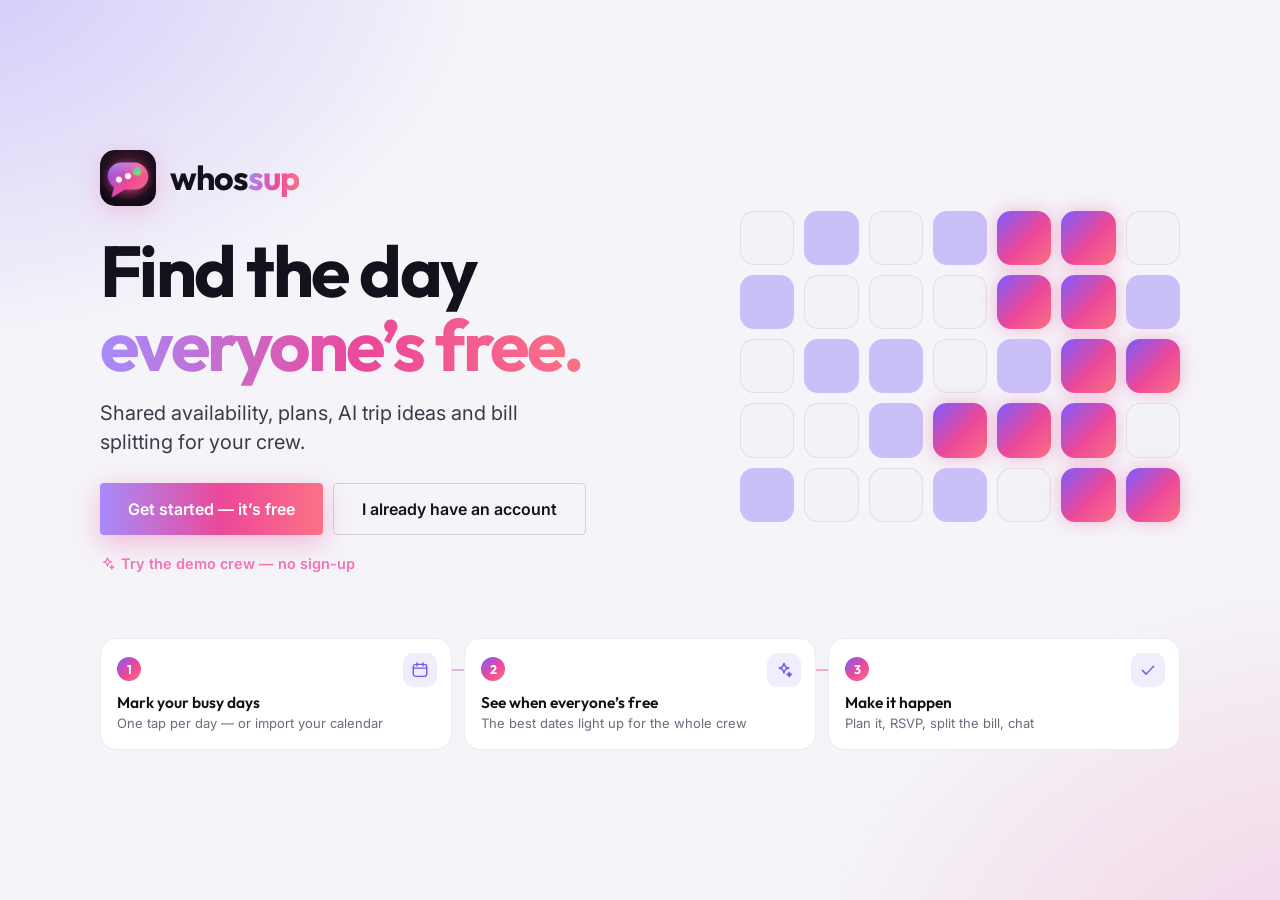
<file: index.html>
<!DOCTYPE html>
<html lang="en">
<head>
<meta charset="utf-8">
<meta name="viewport" content="width=device-width, initial-scale=1, viewport-fit=cover">
<title>Whossup — find the day everyone’s free</title>
<meta name="description" content="Your crew marks their busy days. Whossup shows the dates that work for everyone — then helps you plan the trip, split the bill and chat in one place.">
<meta name="theme-color" content="#07070b">
<meta property="og:site_name" content="Whossup">
<meta property="og:title" content="Whossup — find the day everyone’s free">
<meta property="og:description" content="Shared availability, AI trip ideas and bill splitting for your group of friends.">
<meta property="og:image" content="https://whossup.app/img/og.png">
<meta property="og:url" content="https://whossup.app/">
<link rel="canonical" href="https://whossup.app/">
<meta property="og:type" content="website">
<meta name="twitter:card" content="summary_large_image">
<link rel="manifest" href="manifest.json">
<link rel="icon" type="image/png" sizes="32x32" href="img/favicon-32.png">
<link rel="icon" type="image/png" sizes="48x48" href="img/favicon-48.png">
<link rel="icon" type="image/png" sizes="192x192" href="img/icon-192.png">
<link rel="apple-touch-icon" sizes="180x180" href="img/apple-touch-icon.png">
<meta name="apple-mobile-web-app-capable" content="yes">
<meta name="mobile-web-app-capable" content="yes">
<meta name="apple-mobile-web-app-status-bar-style" content="black-translucent">
<meta name="apple-mobile-web-app-title" content="Whossup">
<link rel="preconnect" href="https://fonts.googleapis.com">
<link rel="preconnect" href="https://fonts.gstatic.com" crossorigin>
<link href="https://fonts.googleapis.com/css2?family=Inter:wght@400;500;600;700&family=Outfit:wght@400;500;600;700&family=DM+Mono:wght@500&display=swap" rel="stylesheet">
<link rel="stylesheet" href="css/app.css">
<script>try{var t=localStorage.getItem('whossup-theme');if(t&&t!=='auto')document.documentElement.setAttribute('data-theme',t);}catch(e){}</script>
</head>
<body>
<svg width="0" height="0" style="position:absolute" aria-hidden="true"><defs>
  <linearGradient id="iris-g" x1="0" y1="0" x2="1" y2="1"><stop offset="0" stop-color="#7ef2ff"/><stop offset=".5" stop-color="#a58fff"/><stop offset="1" stop-color="#ff8bd5"/></linearGradient>
</defs></svg>
<div id="app"><div class="boot"><img class="boot-logo" src="img/mark.png" alt="Whossup" width="88" height="88"></div></div>
<div id="sheets"></div>
<noscript><p style="padding:24px;text-align:center">Whossup needs JavaScript to run.</p></noscript>
<script src="lib/supabase.js"></script>
<script type="module" src="js/app.js"></script>
</body>
</html>
</file>
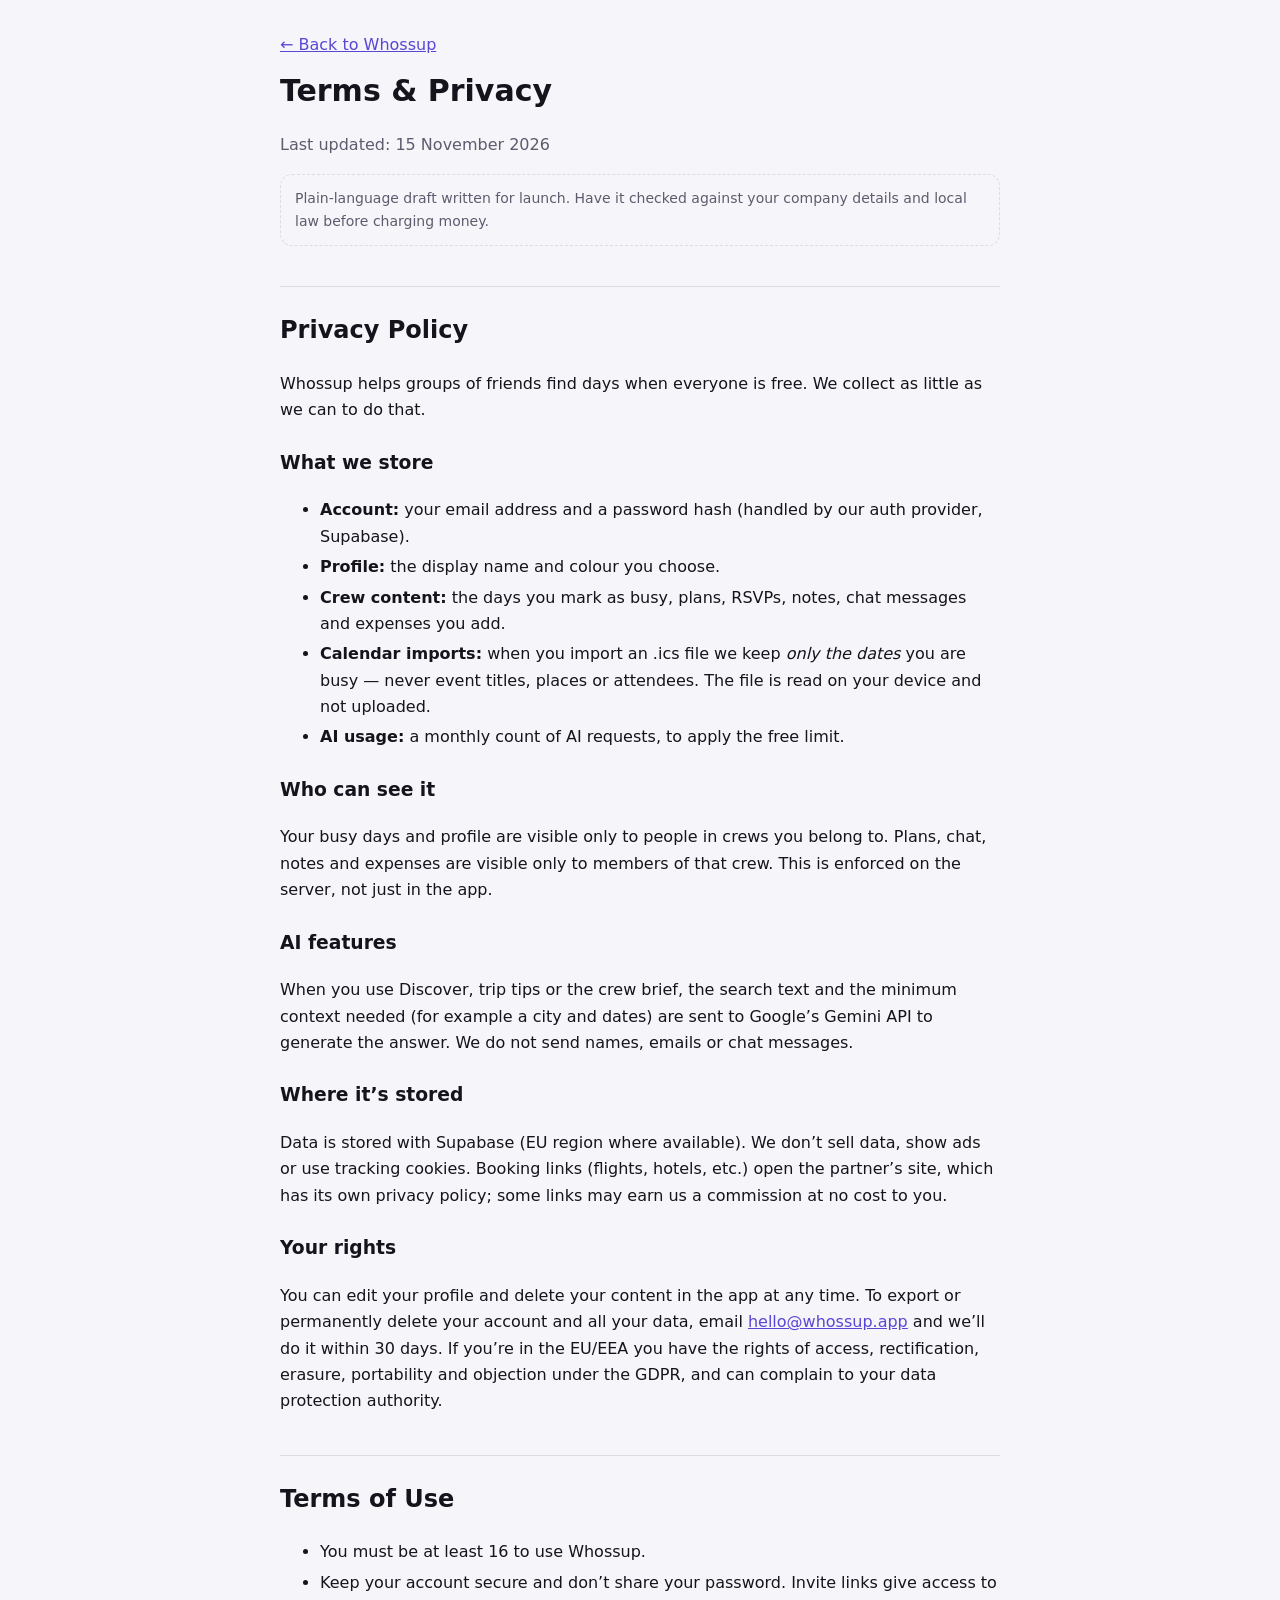
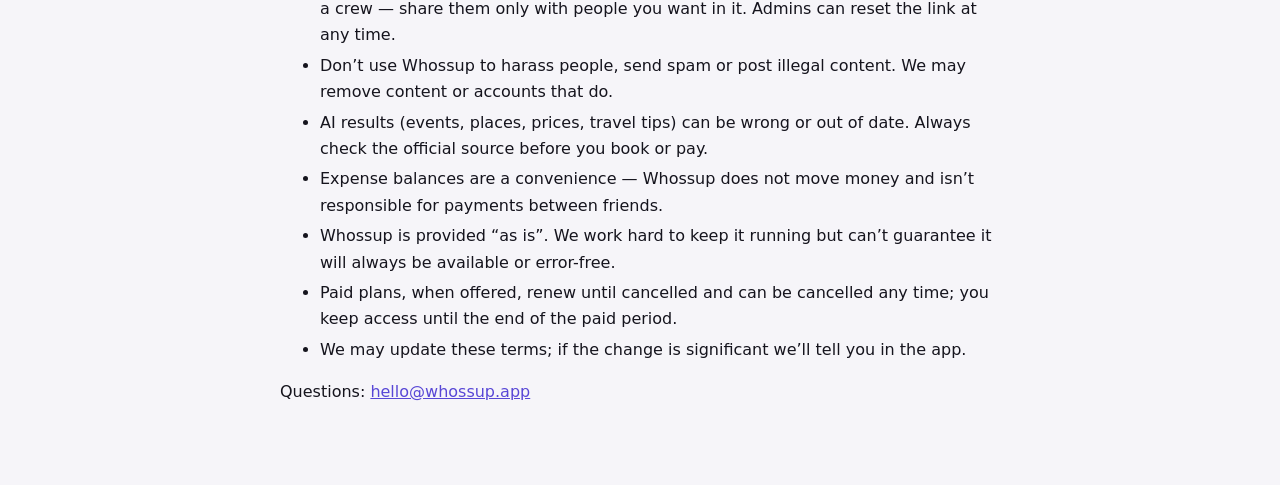
<file: legal.html>
<!DOCTYPE html>
<html lang="en">
<head>
<meta charset="utf-8">
<meta name="viewport" content="width=device-width, initial-scale=1">
<title>Whossup — Terms & Privacy</title>
<link rel="icon" type="image/png" sizes="32x32" href="img/favicon-32.png">
<style>
  :root { --bg: #07070b; --text: #ececf2; --muted: #9a9aab; --line: rgba(255,255,255,.1); --accent: #a99bff; color-scheme: dark; }
  @media (prefers-color-scheme: light) { :root { --bg: #f6f5f9; --text: #15141d; --muted: #5d5c6e; --line: rgba(0,0,0,.1); --accent: #5847d6; color-scheme: light; } }
  body { margin: 0; background: var(--bg); color: var(--text); font: 16px/1.65 Inter, system-ui, sans-serif; }
  main { max-width: 720px; margin: 0 auto; padding: 32px 16px 64px; }
  h1 { font-size: 30px; margin: 8px 0 4px; } h2 { margin-top: 40px; padding-top: 24px; border-top: 1px solid var(--line); } h3 { margin-top: 24px; }
  a { color: var(--accent); } .muted { color: var(--muted); } li { margin: 4px 0; }
  .note { border: 1px dashed var(--line); padding: 12px 14px; border-radius: 12px; color: var(--muted); font-size: 14px; }
</style>
</head>
<body><main>
<a href="./">← Back to Whossup</a>
<h1>Terms & Privacy</h1>
<p class="muted">Last updated: 15 November 2026</p>
<p class="note">Plain-language draft written for launch. Have it checked against your company details and local law before charging money.</p>

<h2 id="privacy">Privacy Policy</h2>
<p>Whossup helps groups of friends find days when everyone is free. We collect as little as we can to do that.</p>
<h3>What we store</h3>
<ul>
  <li><b>Account:</b> your email address and a password hash (handled by our auth provider, Supabase).</li>
  <li><b>Profile:</b> the display name and colour you choose.</li>
  <li><b>Crew content:</b> the days you mark as busy, plans, RSVPs, notes, chat messages and expenses you add.</li>
  <li><b>Calendar imports:</b> when you import an .ics file we keep <i>only the dates</i> you are busy — never event titles, places or attendees. The file is read on your device and not uploaded.</li>
  <li><b>AI usage:</b> a monthly count of AI requests, to apply the free limit.</li>
</ul>
<h3>Who can see it</h3>
<p>Your busy days and profile are visible only to people in crews you belong to. Plans, chat, notes and expenses are visible only to members of that crew. This is enforced on the server, not just in the app.</p>
<h3>AI features</h3>
<p>When you use Discover, trip tips or the crew brief, the search text and the minimum context needed (for example a city and dates) are sent to Google’s Gemini API to generate the answer. We do not send names, emails or chat messages.</p>
<h3>Where it’s stored</h3>
<p>Data is stored with Supabase (EU region where available). We don’t sell data, show ads or use tracking cookies. Booking links (flights, hotels, etc.) open the partner’s site, which has its own privacy policy; some links may earn us a commission at no cost to you.</p>
<h3>Your rights</h3>
<p>You can edit your profile and delete your content in the app at any time. To export or permanently delete your account and all your data, email <a href="mailto:hello@whossup.app">hello@whossup.app</a> and we’ll do it within 30 days. If you’re in the EU/EEA you have the rights of access, rectification, erasure, portability and objection under the GDPR, and can complain to your data protection authority.</p>

<h2 id="terms">Terms of Use</h2>
<ul>
  <li>You must be at least 16 to use Whossup.</li>
  <li>Keep your account secure and don’t share your password. Invite links give access to a crew — share them only with people you want in it. Admins can reset the link at any time.</li>
  <li>Don’t use Whossup to harass people, send spam or post illegal content. We may remove content or accounts that do.</li>
  <li>AI results (events, places, prices, travel tips) can be wrong or out of date. Always check the official source before you book or pay.</li>
  <li>Expense balances are a convenience — Whossup does not move money and isn’t responsible for payments between friends.</li>
  <li>Whossup is provided “as is”. We work hard to keep it running but can’t guarantee it will always be available or error-free.</li>
  <li>Paid plans, when offered, renew until cancelled and can be cancelled any time; you keep access until the end of the paid period.</li>
  <li>We may update these terms; if the change is significant we’ll tell you in the app.</li>
</ul>
<p>Questions: <a href="mailto:hello@whossup.app">hello@whossup.app</a></p>
</main></body>
</html>
</file>
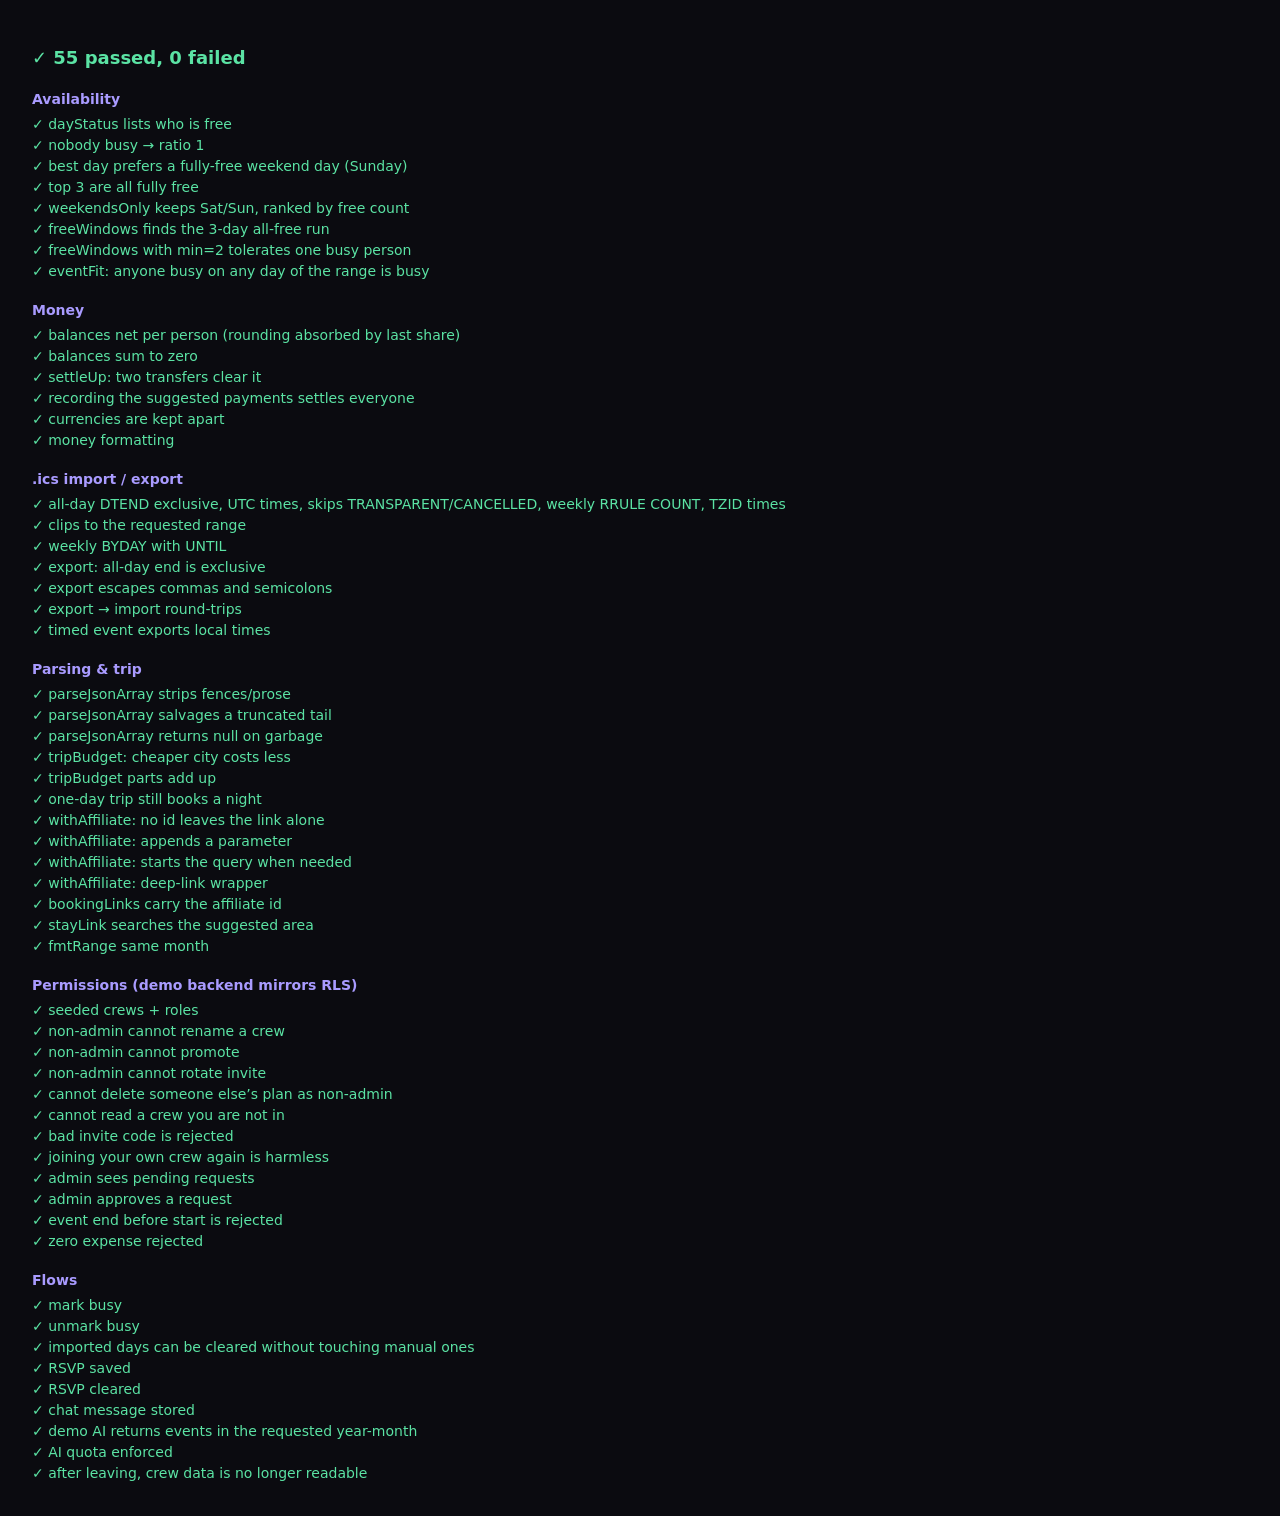
<file: test.html>
<!DOCTYPE html>
<html lang="en">
<head>
<meta charset="utf-8">
<title>Whossup tests</title>
<style>
  body { font: 14px/1.5 system-ui, sans-serif; background: #0b0b10; color: #eee; padding: 24px; }
  .ok { color: #5be3a4; } .fail { color: #ff6b8a; font-weight: 600; }
  h1 { font-size: 18px; } h2 { font-size: 14px; margin: 18px 0 4px; color: #a99bff; }
  pre { white-space: pre-wrap; margin: 0 0 0 18px; color: #ffb4c4; }
</style>
</head>
<body>
<h1 id="sum">Running…</h1>
<div id="out"></div>
<script type="module">
import { iso, addDays, today, parseDay, money, parseJsonArray, fmtRange } from './js/util.js';
import { busyMap, dayStatus, bestDays, freeWindows, eventFit, balances, settleUp, icsBusyDays, eventsToIcs, tripBudget, bookingLinks, withAffiliate, stayLink } from './js/logic.js';
import { DemoApi } from './js/demo.js';

const out = document.getElementById('out');
let pass = 0, fail = 0, section = '';
const log = (cls, msg, detail) => { const d = document.createElement('div'); d.className = cls; d.textContent = (cls === 'ok' ? '✓ ' : '✗ ') + msg; out.append(d); if (detail) { const p = document.createElement('pre'); p.textContent = detail; out.append(p); } };
function eq(a, b, msg) { const A = JSON.stringify(a), B = JSON.stringify(b); if (A === B) { pass++; log('ok', msg); } else { fail++; log('fail', section + ' › ' + msg, 'expected ' + B + '\n     got ' + A); } }
function ok(c, msg) { eq(!!c, true, msg); }
async function throws(fn, re, msg) { try { await fn(); fail++; log('fail', section + ' › ' + msg, 'did not throw'); } catch (e) { re.test(e.message) ? (pass++, log('ok', msg)) : (fail++, log('fail', section + ' › ' + msg, 'threw: ' + e.message)); } }
const H = t => { section = t; const e = document.createElement('h2'); e.textContent = t; out.append(e); };

try {
  // ── Availability ──
  H('Availability');
  const T = parseDay('2026-03-02'); // a Monday
  const P = ['a', 'b', 'c'].map(id => ({ user_id: id, name: id.toUpperCase() }));
  const D = n => iso(addDays(T, n));
  const busy = [{ user_id: 'a', day: D(0) }, { user_id: 'b', day: D(0) }, { user_id: 'c', day: D(1) }, { user_id: 'a', day: D(5) }];
  const bm = busyMap(busy);
  eq(dayStatus(D(0), P, bm).free.map(p => p.user_id), ['c'], 'dayStatus lists who is free');
  eq(dayStatus(D(2), P, bm).ratio, 1, 'nobody busy → ratio 1');
  const best = bestDays(P, bm, { from: T, horizon: 7, limit: 3 });
  eq(best[0].day, D(6), 'best day prefers a fully-free weekend day (Sunday)');
  ok(best.every(b => b.free.length === 3), 'top 3 are all fully free');
  eq(bestDays(P, bm, { from: T, horizon: 7, weekendsOnly: true }).map(b => b.day), [D(6), D(5)], 'weekendsOnly keeps Sat/Sun, ranked by free count');
  eq(freeWindows(P, bm, { from: T, horizon: 7, minLen: 2 }), [{ from: D(2), to: D(4), days: 3 }], 'freeWindows finds the 3-day all-free run');
  eq(freeWindows(P, bm, { from: T, horizon: 7, min: 2, minLen: 2 })[0], { from: D(1), to: D(6), days: 6 }, 'freeWindows with min=2 tolerates one busy person');
  const fit = eventFit({ starts_on: D(0), ends_on: D(1) }, P, bm);
  eq([fit.free.length, fit.busy.length], [0, 3], 'eventFit: anyone busy on any day of the range is busy');

  // ── Money ──
  H('Money');
  const ex = [
    { amount: 90, currency: 'EUR', paid_by: 'a', split_with: ['a', 'b', 'c'] },
    { amount: 10, currency: 'EUR', paid_by: 'b', split_with: ['a', 'b'] },
    { amount: 10, currency: 'EUR', paid_by: 'c', split_with: ['a', 'b', 'c'] }, // 3.33 shares
  ];
  const bal = balances(ex, []);
  eq(bal.EUR, { a: 51.67, b: -28.33, c: -23.34 }, 'balances net per person (rounding absorbed by last share)');
  eq(Math.round((bal.EUR.a + bal.EUR.b + bal.EUR.c) * 100), 0, 'balances sum to zero');
  const plan = settleUp(bal.EUR);
  eq(plan, [{ from: 'b', to: 'a', amount: 28.33 }, { from: 'c', to: 'a', amount: 23.34 }], 'settleUp: two transfers clear it');
  const after = balances(ex, plan.map(p => ({ from_user: p.from, to_user: p.to, amount: p.amount, currency: 'EUR' })));
  ok(Object.values(after.EUR).every(v => Math.abs(v) < 0.01), 'recording the suggested payments settles everyone');
  eq(Object.keys(balances([{ amount: 5, currency: 'GBP', paid_by: 'a', split_with: ['b'] }, ...ex], [])).sort(), ['EUR', 'GBP'], 'currencies are kept apart');
  eq([money(12), money(12.5), money(-3.456, 'USD'), money(7, 'CHF')], ['€12', '€12.50', '$-3.46', '7 CHF'], 'money formatting');

  // ── Calendar files ──
  H('.ics import / export');
  const ics = ['BEGIN:VCALENDAR',
    'BEGIN:VEVENT', 'DTSTART;VALUE=DATE:20260310', 'DTEND;VALUE=DATE:20260312', 'SUMMARY:Trip', 'END:VEVENT',
    'BEGIN:VEVENT', 'DTSTART:20260315T090000Z', 'DTEND:20260315T100000Z', 'SUMMARY:Meeting', 'END:VEVENT',
    'BEGIN:VEVENT', 'DTSTART;VALUE=DATE:20260316', 'TRANSP:TRANSPARENT', 'SUMMARY:Free-time thing', 'END:VEVENT',
    'BEGIN:VEVENT', 'DTSTART;VALUE=DATE:20260317', 'STATUS:CANCELLED', 'END:VEVENT',
    'BEGIN:VEVENT', 'DTSTART;VALUE=DATE:20260318', 'DTEND;VALUE=DATE:20260319', 'RRULE:FREQ=WEEKLY;COUNT=3', 'SUMMARY:Gym', 'END:VEVENT',
    'BEGIN:VEVENT', 'DTSTART;TZID=Europe/Vilnius:20260325T190000', 'DTEND;TZID=Europe/Vilnius:20260325T210000', 'SUMMARY:Long', ' folded line', 'END:VEVENT',
    'END:VCALENDAR'].join('\r\n');
  eq(icsBusyDays(ics, { from: '2026-03-01', to: '2026-04-30' }), ['2026-03-10', '2026-03-11', '2026-03-15', '2026-03-18', '2026-03-25', '2026-04-01'],
    'all-day DTEND exclusive, UTC times, skips TRANSPARENT/CANCELLED, weekly RRULE COUNT, TZID times');
  eq(icsBusyDays(ics, { from: '2026-03-12', to: '2026-03-20' }), ['2026-03-15', '2026-03-18'], 'clips to the requested range');
  const wk = icsBusyDays('BEGIN:VEVENT\nDTSTART;VALUE=DATE:20260302\nRRULE:FREQ=WEEKLY;BYDAY=MO,WE;UNTIL=20260311\nEND:VEVENT', { from: '2026-03-01', to: '2026-03-31' });
  eq(wk, ['2026-03-02', '2026-03-04', '2026-03-09', '2026-03-11'], 'weekly BYDAY with UNTIL');
  const outIcs = eventsToIcs([{ id: 'x1', title: 'Dinner, at Maya’s; 8pm', starts_on: '2026-03-10', ends_on: '2026-03-11', location: 'Vilnius', note: 'Bring wine', url: '' }]);
  ok(outIcs.includes('DTSTART;VALUE=DATE:20260310') && outIcs.includes('DTEND;VALUE=DATE:20260312'), 'export: all-day end is exclusive');
  ok(outIcs.includes('SUMMARY:Dinner\\, at Maya’s\\; 8pm'), 'export escapes commas and semicolons');
  eq(icsBusyDays(outIcs, { from: '2026-03-01', to: '2026-03-31' }), ['2026-03-10', '2026-03-11'], 'export → import round-trips');
  ok(eventsToIcs([{ id: 't', title: 'Drinks', starts_on: '2026-03-10', ends_on: '2026-03-10', start_time: '19:30:00', end_time: '22:00' }]).includes('DTSTART:20260310T193000'), 'timed event exports local times');

  // ── Helpers ──
  H('Parsing & trip');
  eq(parseJsonArray('Sure!\n```json\n[{"a":1},{"a":2}]\n```'), [{ a: 1 }, { a: 2 }], 'parseJsonArray strips fences/prose');
  eq(parseJsonArray('[{"a":1},{"a":2},{"a":'), [{ a: 1 }, { a: 2 }], 'parseJsonArray salvages a truncated tail');
  eq(parseJsonArray('no json here'), null, 'parseJsonArray returns null on garbage');
  const b1 = tripBudget('Prague, Czechia', 2, 4, 50), b2 = tripBudget('London, UK', 2, 4, 50);
  ok(b1.total < b2.total && b1.tier === 1 && b2.tier === 3, 'tripBudget: cheaper city costs less');
  eq(b1.total, b1.travel + b1.stay + b1.food + b1.fun + b1.ticket, 'tripBudget parts add up');
  const links = bookingLinks({ location: 'Riga, Latvia', starts_on: '2026-12-11', ends_on: '2026-12-11', guests: 3 });
  ok(links.find(l => l.key === 'stay').url.includes('checkout=2026-12-12'), 'one-day trip still books a night');
  eq(withAffiliate('https://a.com/x?q=1', ''), 'https://a.com/x?q=1', 'withAffiliate: no id leaves the link alone');
  eq(withAffiliate('https://a.com/x?q=1', 'aid=42'), 'https://a.com/x?q=1&aid=42', 'withAffiliate: appends a parameter');
  eq(withAffiliate('https://a.com/x', '?aid=42'), 'https://a.com/x?aid=42', 'withAffiliate: starts the query when needed');
  eq(withAffiliate('https://a.com/x?q=1', 'https://tp.media/r?m=1&u={url}'), 'https://tp.media/r?m=1&u=https%3A%2F%2Fa.com%2Fx%3Fq%3D1', 'withAffiliate: deep-link wrapper');
  ok(bookingLinks({ location: 'Riga, Latvia', starts_on: '2026-12-11', ends_on: '2026-12-13' }, { stay: 'aid=42' }).find(l => l.key === 'stay').url.endsWith('&aid=42'), 'bookingLinks carry the affiliate id');
  ok(stayLink({ area: 'Old Town', location: 'Riga, Latvia', starts_on: '2026-12-11', ends_on: '2026-12-13', guests: 4 }, { stay: 'aid=42' }).includes('ss=Old+Town%2C+Riga'), 'stayLink searches the suggested area');
  eq(fmtRange('2026-03-10', '2026-03-12'), '10–12 Mar', 'fmtRange same month');

  // ── Demo backend enforces the same rules as the database ──
  H('Permissions (demo backend mirrors RLS)');
  const api = new DemoApi({ persist: false, delay: 0, fresh: true });
  const groups = await api.myGroups();
  eq(groups.map(g => [g.name, g.role]), [['Weekend Crew', 'admin'], ['Climbing Club', 'member']], 'seeded crews + roles');
  await throws(() => api.updateGroup('g-climb', { name: 'Hacked' }), /admin/i, 'non-admin cannot rename a crew');
  await throws(() => api.setMember('g-climb', 'u-tom', { role: 'admin' }), /admin/i, 'non-admin cannot promote');
  await throws(() => api.rotateInvite('g-climb'), /admin/i, 'non-admin cannot rotate invite');
  await throws(() => api.deleteEvent('e5'), /creator or an admin/i, 'cannot delete someone else’s plan as non-admin');
  await throws(() => api.events('g-nope'), /not a member/i, 'cannot read a crew you are not in');
  await throws(() => api.joinGroup('NOPE00'), /no crew/i, 'bad invite code is rejected');
  const g = await api.createGroup('Test crew', '🎲');
  const priv = await api.joinGroup(g.invite_code);
  eq(priv.status, 'active', 'joining your own crew again is harmless');
  const mem = await api.members('g-weekend');
  eq(mem.filter(m => m.status === 'pending').map(m => m.name), ['Rokas Vaitkus'], 'admin sees pending requests');
  await api.setMember('g-weekend', 'u-rokas', { status: 'active' });
  eq((await api.members('g-weekend')).find(m => m.user_id === 'u-rokas').status, 'active', 'admin approves a request');
  await throws(() => api.saveEvent({ group_id: 'g-weekend', title: 'x', starts_on: '2026-03-10', ends_on: '2026-03-09' }), /before the start/, 'event end before start is rejected');
  await throws(() => api.addExpense({ group_id: 'g-weekend', title: 'x', amount: 0, paid_by: 'u-me', split_with: ['u-me'] }), /more than zero/, 'zero expense rejected');

  H('Flows');
  const t0 = iso(today());
  await api.setBusy(t0, true);
  ok((await api.busy(['u-me'], t0, t0)).length === 1, 'mark busy');
  await api.setBusy(t0, false);
  ok((await api.busy(['u-me'], t0, t0)).length === 0, 'unmark busy');
  await api.addBusyDays([D(0), D(1)], 'import');
  await api.clearImported();
  eq((await api.busy(['u-me'], D(0), D(1))).length, 0, 'imported days can be cleared without touching manual ones');
  const ev = await api.saveEvent({ group_id: 'g-weekend', title: 'Bowling', starts_on: t0, ends_on: t0 });
  await api.setRsvp(ev.id, 'going');
  eq((await api.rsvps([ev.id])).map(r => r.status), ['going'], 'RSVP saved');
  await api.setRsvp(ev.id, null);
  eq((await api.rsvps([ev.id])).length, 0, 'RSVP cleared');
  const m = await api.sendMessage('g-weekend', 'hello');
  ok((await api.messages('g-weekend')).some(x => x.id === m.id), 'chat message stored');
  const r = await api.ai('events', { group_id: 'g-weekend', months: ['2027-02'] });
  ok(parseJsonArray(r.text).every(x => x.starts_on.startsWith('2027-02')), 'demo AI returns events in the requested year-month');
  api.db.usage = 25;
  try { await api.ai('events', { group_id: 'g-weekend' }); fail++; log('fail', 'quota not enforced'); } catch (e) { eq(e.message, 'quota', 'AI quota enforced'); }
  await api.removeMember('g-weekend', 'u-me');
  await throws(() => api.events('g-weekend'), /not a member/i, 'after leaving, crew data is no longer readable');
} catch (e) { fail++; log('fail', 'Crashed: ' + e.message, e.stack); }

const sum = document.getElementById('sum');
sum.textContent = (fail ? '✗ ' : '✓ ') + pass + ' passed, ' + fail + ' failed';
sum.className = fail ? 'fail' : 'ok';
document.body.dataset.done = '1'; document.body.dataset.fail = String(fail); document.body.dataset.pass = String(pass);
</script>
</body>
</html>
</file>
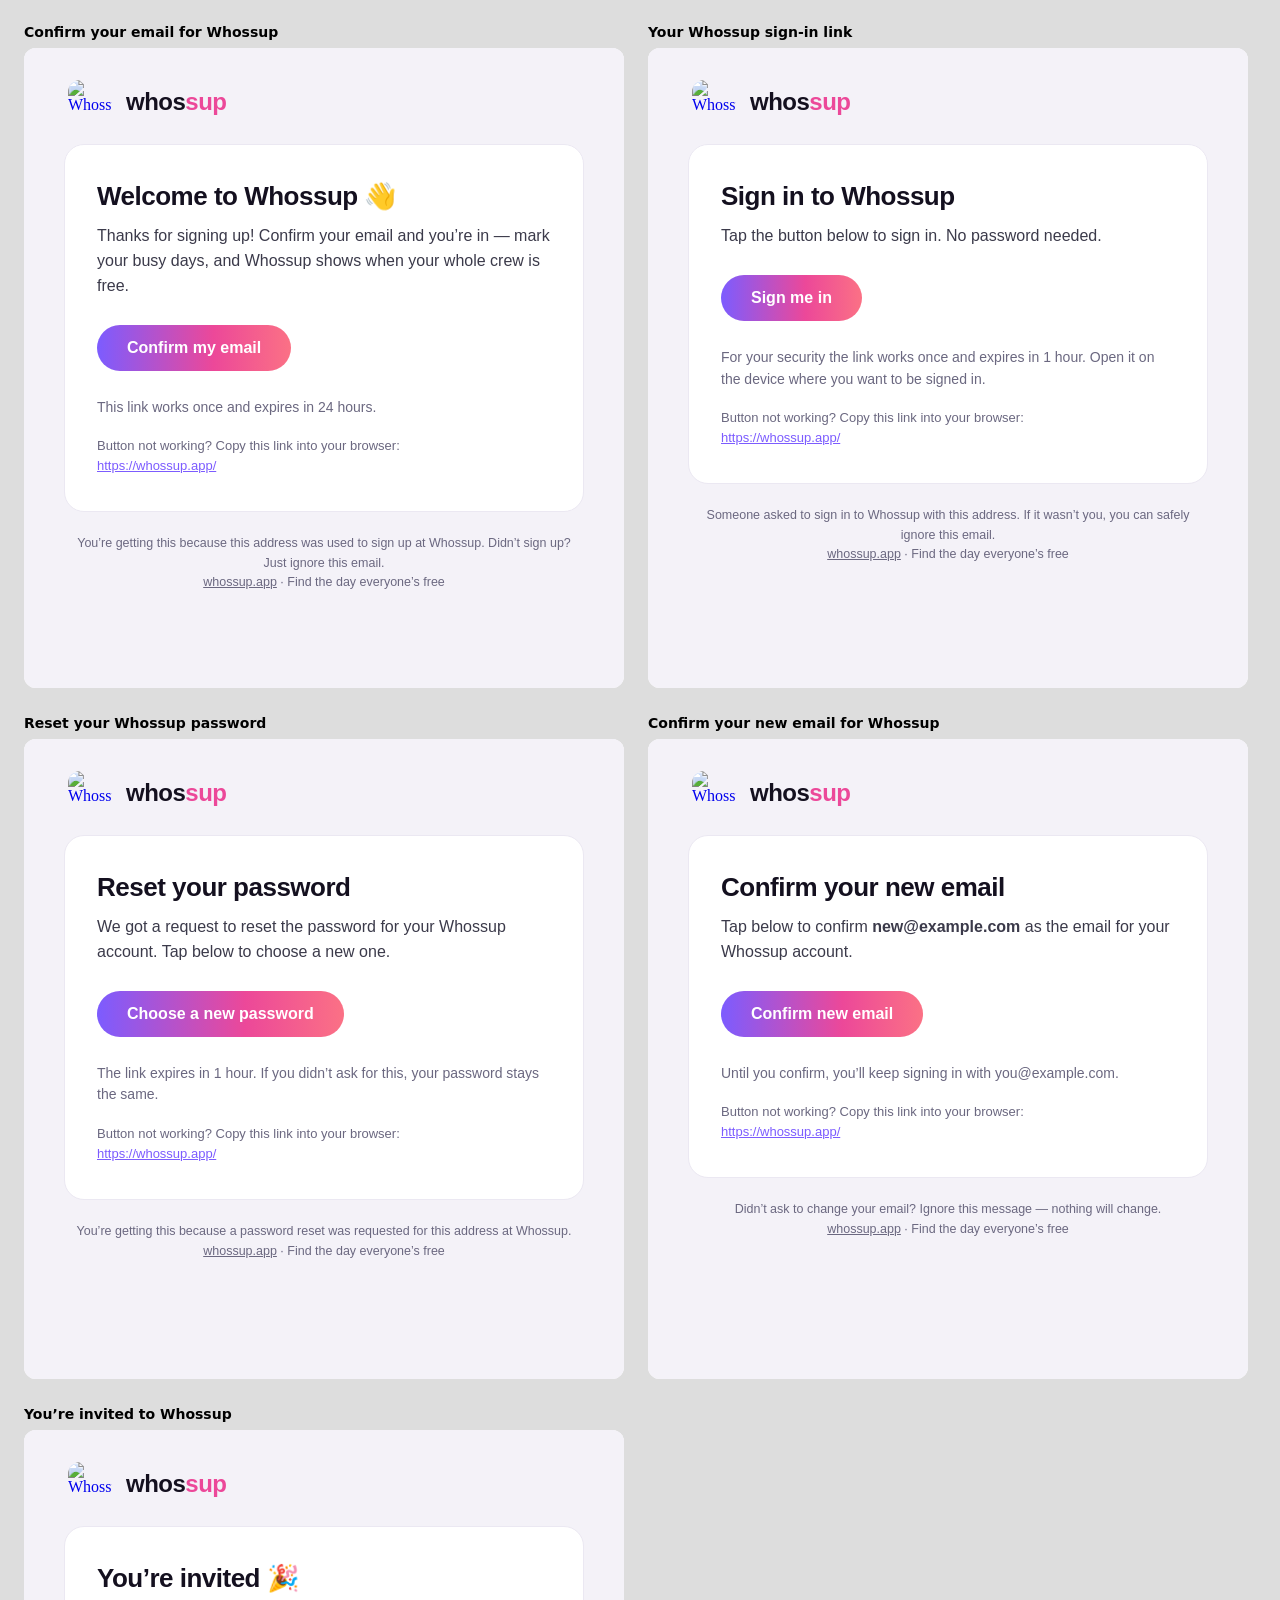
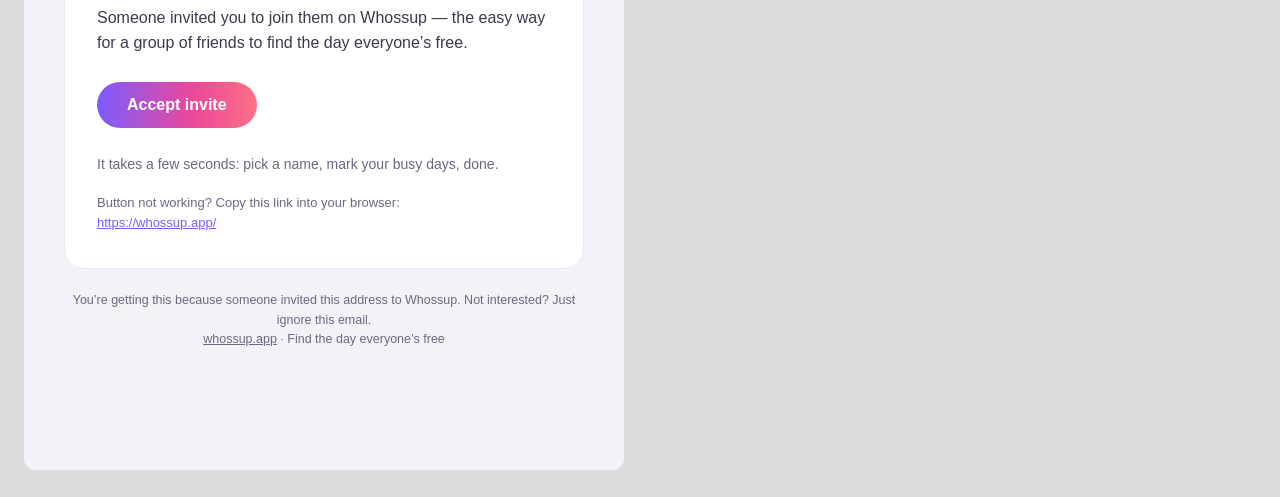
<file: supabase/templates/preview.html>
<!doctype html><meta charset=utf-8><title>Whossup emails</title><style>body{margin:0;padding:24px;background:#ddd;font:14px system-ui}main{display:flex;flex-wrap:wrap;gap:24px}section{width:600px}h2{font-size:14px;margin:0 0 8px}iframe{width:600px;height:640px;border:0;border-radius:12px;background:#fff}</style><main><section><h2>Confirm your email for Whossup</h2><iframe srcdoc="&lt;!DOCTYPE html&gt;
&lt;html lang=&quot;en&quot; xmlns=&quot;http://www.w3.org/1999/xhtml&quot;&gt;
&lt;head&gt;
&lt;meta charset=&quot;utf-8&quot;&gt;
&lt;meta name=&quot;viewport&quot; content=&quot;width=device-width, initial-scale=1&quot;&gt;
&lt;meta name=&quot;x-apple-disable-message-reformatting&quot;&gt;
&lt;meta name=&quot;color-scheme&quot; content=&quot;light&quot;&gt;
&lt;meta name=&quot;supported-color-schemes&quot; content=&quot;light&quot;&gt;
&lt;title&gt;Welcome to Whossup 👋&lt;/title&gt;
&lt;/head&gt;
&lt;body style=&quot;margin:0;padding:0;background:#f4f2f8;-webkit-text-size-adjust:100%;&quot;&gt;
&lt;div style=&quot;display:none;max-height:0;overflow:hidden;opacity:0;color:#f4f2f8;&quot;&gt;One tap and you&amp;#x27;re in — then find the day everyone&amp;#x27;s free.&amp;#8199;&amp;#65279;&amp;#847;&amp;#8199;&amp;#65279;&amp;#847;&amp;#8199;&amp;#65279;&amp;#847;&lt;/div&gt;
&lt;table role=&quot;presentation&quot; width=&quot;100%&quot; cellpadding=&quot;0&quot; cellspacing=&quot;0&quot; border=&quot;0&quot; style=&quot;background:#f4f2f8;&quot;&gt;
  &lt;tr&gt;&lt;td align=&quot;center&quot; style=&quot;padding:32px 16px;&quot;&gt;
    &lt;table role=&quot;presentation&quot; width=&quot;100%&quot; cellpadding=&quot;0&quot; cellspacing=&quot;0&quot; border=&quot;0&quot; style=&quot;max-width:520px;&quot;&gt;
      &lt;tr&gt;&lt;td style=&quot;padding:0 4px 20px;&quot;&gt;
        &lt;a href=&quot;https://whossup.app&quot; style=&quot;text-decoration:none;&quot;&gt;
          &lt;img src=&quot;https://whossup.app/img/mark.png&quot; width=&quot;44&quot; height=&quot;44&quot; alt=&quot;Whossup&quot; style=&quot;display:inline-block;vertical-align:middle;border:0;border-radius:12px;&quot;&gt;
          &lt;span style=&quot;display:inline-block;vertical-align:middle;margin-left:10px;font:700 24px/1 -apple-system,BlinkMacSystemFont,&#x27;Segoe UI&#x27;,Roboto,Helvetica,Arial,sans-serif;color:#14101f;letter-spacing:-0.5px;&quot;&gt;whos&lt;span style=&quot;color:#ec4899;&quot;&gt;sup&lt;/span&gt;&lt;/span&gt;
        &lt;/a&gt;
      &lt;/td&gt;&lt;/tr&gt;
      &lt;tr&gt;&lt;td style=&quot;background:#ffffff;border:1px solid #ebe8f2;border-radius:20px;padding:36px 32px;&quot;&gt;
        &lt;h1 style=&quot;margin:0 0 12px;font:700 26px/1.2 -apple-system,BlinkMacSystemFont,&#x27;Segoe UI&#x27;,Roboto,Helvetica,Arial,sans-serif;color:#14101f;letter-spacing:-0.5px;&quot;&gt;Welcome to Whossup 👋&lt;/h1&gt;
        &lt;p style=&quot;margin:0 0 26px;font:400 16px/1.55 -apple-system,BlinkMacSystemFont,&#x27;Segoe UI&#x27;,Roboto,Helvetica,Arial,sans-serif;color:#3b3a4a;&quot;&gt;Thanks for signing up! Confirm your email and you’re in — mark your busy days, and Whossup shows when your whole crew is free.&lt;/p&gt;
        &lt;table role=&quot;presentation&quot; cellpadding=&quot;0&quot; cellspacing=&quot;0&quot; border=&quot;0&quot;&gt;
          &lt;tr&gt;&lt;td align=&quot;center&quot; bgcolor=&quot;#ec4899&quot; style=&quot;border-radius:999px;background:#ec4899;background-image:linear-gradient(90deg,#7c5cff,#ec4899 60%,#fb7185);&quot;&gt;
            &lt;a href=&quot;https://whossup.app/&quot; target=&quot;_blank&quot; style=&quot;display:inline-block;padding:15px 30px;font:600 16px/1 -apple-system,BlinkMacSystemFont,&#x27;Segoe UI&#x27;,Roboto,Helvetica,Arial,sans-serif;color:#ffffff;text-decoration:none;border-radius:999px;&quot;&gt;Confirm my email&lt;/a&gt;
          &lt;/td&gt;&lt;/tr&gt;
        &lt;/table&gt;
        &lt;p style=&quot;margin:26px 0 0;font:400 14px/1.55 -apple-system,BlinkMacSystemFont,&#x27;Segoe UI&#x27;,Roboto,Helvetica,Arial,sans-serif;color:#6b6880;&quot;&gt;This link works once and expires in 24 hours.&lt;/p&gt;
        &lt;p style=&quot;margin:18px 0 0;font:400 13px/1.5 -apple-system,BlinkMacSystemFont,&#x27;Segoe UI&#x27;,Roboto,Helvetica,Arial,sans-serif;color:#6b6880;&quot;&gt;Button not working? Copy this link into your browser:&lt;br&gt;
          &lt;a href=&quot;https://whossup.app/&quot; style=&quot;color:#7c5cff;word-break:break-all;&quot;&gt;https://whossup.app/&lt;/a&gt;&lt;/p&gt;
      &lt;/td&gt;&lt;/tr&gt;
      &lt;tr&gt;&lt;td style=&quot;padding:22px 8px 0;font:400 12.5px/1.55 -apple-system,BlinkMacSystemFont,&#x27;Segoe UI&#x27;,Roboto,Helvetica,Arial,sans-serif;color:#6b6880;text-align:center;&quot;&gt;
        You’re getting this because this address was used to sign up at Whossup. Didn’t sign up? Just ignore this email.&lt;br&gt;
        &lt;a href=&quot;https://whossup.app&quot; style=&quot;color:#6b6880;&quot;&gt;whossup.app&lt;/a&gt; · Find the day everyone’s free
      &lt;/td&gt;&lt;/tr&gt;
    &lt;/table&gt;
  &lt;/td&gt;&lt;/tr&gt;
&lt;/table&gt;
&lt;/body&gt;
&lt;/html&gt;
"></iframe></section><section><h2>Your Whossup sign-in link</h2><iframe srcdoc="&lt;!DOCTYPE html&gt;
&lt;html lang=&quot;en&quot; xmlns=&quot;http://www.w3.org/1999/xhtml&quot;&gt;
&lt;head&gt;
&lt;meta charset=&quot;utf-8&quot;&gt;
&lt;meta name=&quot;viewport&quot; content=&quot;width=device-width, initial-scale=1&quot;&gt;
&lt;meta name=&quot;x-apple-disable-message-reformatting&quot;&gt;
&lt;meta name=&quot;color-scheme&quot; content=&quot;light&quot;&gt;
&lt;meta name=&quot;supported-color-schemes&quot; content=&quot;light&quot;&gt;
&lt;title&gt;Sign in to Whossup&lt;/title&gt;
&lt;/head&gt;
&lt;body style=&quot;margin:0;padding:0;background:#f4f2f8;-webkit-text-size-adjust:100%;&quot;&gt;
&lt;div style=&quot;display:none;max-height:0;overflow:hidden;opacity:0;color:#f4f2f8;&quot;&gt;Tap to sign in — no password needed.&amp;#8199;&amp;#65279;&amp;#847;&amp;#8199;&amp;#65279;&amp;#847;&amp;#8199;&amp;#65279;&amp;#847;&lt;/div&gt;
&lt;table role=&quot;presentation&quot; width=&quot;100%&quot; cellpadding=&quot;0&quot; cellspacing=&quot;0&quot; border=&quot;0&quot; style=&quot;background:#f4f2f8;&quot;&gt;
  &lt;tr&gt;&lt;td align=&quot;center&quot; style=&quot;padding:32px 16px;&quot;&gt;
    &lt;table role=&quot;presentation&quot; width=&quot;100%&quot; cellpadding=&quot;0&quot; cellspacing=&quot;0&quot; border=&quot;0&quot; style=&quot;max-width:520px;&quot;&gt;
      &lt;tr&gt;&lt;td style=&quot;padding:0 4px 20px;&quot;&gt;
        &lt;a href=&quot;https://whossup.app&quot; style=&quot;text-decoration:none;&quot;&gt;
          &lt;img src=&quot;https://whossup.app/img/mark.png&quot; width=&quot;44&quot; height=&quot;44&quot; alt=&quot;Whossup&quot; style=&quot;display:inline-block;vertical-align:middle;border:0;border-radius:12px;&quot;&gt;
          &lt;span style=&quot;display:inline-block;vertical-align:middle;margin-left:10px;font:700 24px/1 -apple-system,BlinkMacSystemFont,&#x27;Segoe UI&#x27;,Roboto,Helvetica,Arial,sans-serif;color:#14101f;letter-spacing:-0.5px;&quot;&gt;whos&lt;span style=&quot;color:#ec4899;&quot;&gt;sup&lt;/span&gt;&lt;/span&gt;
        &lt;/a&gt;
      &lt;/td&gt;&lt;/tr&gt;
      &lt;tr&gt;&lt;td style=&quot;background:#ffffff;border:1px solid #ebe8f2;border-radius:20px;padding:36px 32px;&quot;&gt;
        &lt;h1 style=&quot;margin:0 0 12px;font:700 26px/1.2 -apple-system,BlinkMacSystemFont,&#x27;Segoe UI&#x27;,Roboto,Helvetica,Arial,sans-serif;color:#14101f;letter-spacing:-0.5px;&quot;&gt;Sign in to Whossup&lt;/h1&gt;
        &lt;p style=&quot;margin:0 0 26px;font:400 16px/1.55 -apple-system,BlinkMacSystemFont,&#x27;Segoe UI&#x27;,Roboto,Helvetica,Arial,sans-serif;color:#3b3a4a;&quot;&gt;Tap the button below to sign in. No password needed.&lt;/p&gt;
        &lt;table role=&quot;presentation&quot; cellpadding=&quot;0&quot; cellspacing=&quot;0&quot; border=&quot;0&quot;&gt;
          &lt;tr&gt;&lt;td align=&quot;center&quot; bgcolor=&quot;#ec4899&quot; style=&quot;border-radius:999px;background:#ec4899;background-image:linear-gradient(90deg,#7c5cff,#ec4899 60%,#fb7185);&quot;&gt;
            &lt;a href=&quot;https://whossup.app/&quot; target=&quot;_blank&quot; style=&quot;display:inline-block;padding:15px 30px;font:600 16px/1 -apple-system,BlinkMacSystemFont,&#x27;Segoe UI&#x27;,Roboto,Helvetica,Arial,sans-serif;color:#ffffff;text-decoration:none;border-radius:999px;&quot;&gt;Sign me in&lt;/a&gt;
          &lt;/td&gt;&lt;/tr&gt;
        &lt;/table&gt;
        &lt;p style=&quot;margin:26px 0 0;font:400 14px/1.55 -apple-system,BlinkMacSystemFont,&#x27;Segoe UI&#x27;,Roboto,Helvetica,Arial,sans-serif;color:#6b6880;&quot;&gt;For your security the link works once and expires in 1 hour. Open it on the device where you want to be signed in.&lt;/p&gt;
        &lt;p style=&quot;margin:18px 0 0;font:400 13px/1.5 -apple-system,BlinkMacSystemFont,&#x27;Segoe UI&#x27;,Roboto,Helvetica,Arial,sans-serif;color:#6b6880;&quot;&gt;Button not working? Copy this link into your browser:&lt;br&gt;
          &lt;a href=&quot;https://whossup.app/&quot; style=&quot;color:#7c5cff;word-break:break-all;&quot;&gt;https://whossup.app/&lt;/a&gt;&lt;/p&gt;
      &lt;/td&gt;&lt;/tr&gt;
      &lt;tr&gt;&lt;td style=&quot;padding:22px 8px 0;font:400 12.5px/1.55 -apple-system,BlinkMacSystemFont,&#x27;Segoe UI&#x27;,Roboto,Helvetica,Arial,sans-serif;color:#6b6880;text-align:center;&quot;&gt;
        Someone asked to sign in to Whossup with this address. If it wasn’t you, you can safely ignore this email.&lt;br&gt;
        &lt;a href=&quot;https://whossup.app&quot; style=&quot;color:#6b6880;&quot;&gt;whossup.app&lt;/a&gt; · Find the day everyone’s free
      &lt;/td&gt;&lt;/tr&gt;
    &lt;/table&gt;
  &lt;/td&gt;&lt;/tr&gt;
&lt;/table&gt;
&lt;/body&gt;
&lt;/html&gt;
"></iframe></section><section><h2>Reset your Whossup password</h2><iframe srcdoc="&lt;!DOCTYPE html&gt;
&lt;html lang=&quot;en&quot; xmlns=&quot;http://www.w3.org/1999/xhtml&quot;&gt;
&lt;head&gt;
&lt;meta charset=&quot;utf-8&quot;&gt;
&lt;meta name=&quot;viewport&quot; content=&quot;width=device-width, initial-scale=1&quot;&gt;
&lt;meta name=&quot;x-apple-disable-message-reformatting&quot;&gt;
&lt;meta name=&quot;color-scheme&quot; content=&quot;light&quot;&gt;
&lt;meta name=&quot;supported-color-schemes&quot; content=&quot;light&quot;&gt;
&lt;title&gt;Reset your password&lt;/title&gt;
&lt;/head&gt;
&lt;body style=&quot;margin:0;padding:0;background:#f4f2f8;-webkit-text-size-adjust:100%;&quot;&gt;
&lt;div style=&quot;display:none;max-height:0;overflow:hidden;opacity:0;color:#f4f2f8;&quot;&gt;Choose a new password in one tap.&amp;#8199;&amp;#65279;&amp;#847;&amp;#8199;&amp;#65279;&amp;#847;&amp;#8199;&amp;#65279;&amp;#847;&lt;/div&gt;
&lt;table role=&quot;presentation&quot; width=&quot;100%&quot; cellpadding=&quot;0&quot; cellspacing=&quot;0&quot; border=&quot;0&quot; style=&quot;background:#f4f2f8;&quot;&gt;
  &lt;tr&gt;&lt;td align=&quot;center&quot; style=&quot;padding:32px 16px;&quot;&gt;
    &lt;table role=&quot;presentation&quot; width=&quot;100%&quot; cellpadding=&quot;0&quot; cellspacing=&quot;0&quot; border=&quot;0&quot; style=&quot;max-width:520px;&quot;&gt;
      &lt;tr&gt;&lt;td style=&quot;padding:0 4px 20px;&quot;&gt;
        &lt;a href=&quot;https://whossup.app&quot; style=&quot;text-decoration:none;&quot;&gt;
          &lt;img src=&quot;https://whossup.app/img/mark.png&quot; width=&quot;44&quot; height=&quot;44&quot; alt=&quot;Whossup&quot; style=&quot;display:inline-block;vertical-align:middle;border:0;border-radius:12px;&quot;&gt;
          &lt;span style=&quot;display:inline-block;vertical-align:middle;margin-left:10px;font:700 24px/1 -apple-system,BlinkMacSystemFont,&#x27;Segoe UI&#x27;,Roboto,Helvetica,Arial,sans-serif;color:#14101f;letter-spacing:-0.5px;&quot;&gt;whos&lt;span style=&quot;color:#ec4899;&quot;&gt;sup&lt;/span&gt;&lt;/span&gt;
        &lt;/a&gt;
      &lt;/td&gt;&lt;/tr&gt;
      &lt;tr&gt;&lt;td style=&quot;background:#ffffff;border:1px solid #ebe8f2;border-radius:20px;padding:36px 32px;&quot;&gt;
        &lt;h1 style=&quot;margin:0 0 12px;font:700 26px/1.2 -apple-system,BlinkMacSystemFont,&#x27;Segoe UI&#x27;,Roboto,Helvetica,Arial,sans-serif;color:#14101f;letter-spacing:-0.5px;&quot;&gt;Reset your password&lt;/h1&gt;
        &lt;p style=&quot;margin:0 0 26px;font:400 16px/1.55 -apple-system,BlinkMacSystemFont,&#x27;Segoe UI&#x27;,Roboto,Helvetica,Arial,sans-serif;color:#3b3a4a;&quot;&gt;We got a request to reset the password for your Whossup account. Tap below to choose a new one.&lt;/p&gt;
        &lt;table role=&quot;presentation&quot; cellpadding=&quot;0&quot; cellspacing=&quot;0&quot; border=&quot;0&quot;&gt;
          &lt;tr&gt;&lt;td align=&quot;center&quot; bgcolor=&quot;#ec4899&quot; style=&quot;border-radius:999px;background:#ec4899;background-image:linear-gradient(90deg,#7c5cff,#ec4899 60%,#fb7185);&quot;&gt;
            &lt;a href=&quot;https://whossup.app/&quot; target=&quot;_blank&quot; style=&quot;display:inline-block;padding:15px 30px;font:600 16px/1 -apple-system,BlinkMacSystemFont,&#x27;Segoe UI&#x27;,Roboto,Helvetica,Arial,sans-serif;color:#ffffff;text-decoration:none;border-radius:999px;&quot;&gt;Choose a new password&lt;/a&gt;
          &lt;/td&gt;&lt;/tr&gt;
        &lt;/table&gt;
        &lt;p style=&quot;margin:26px 0 0;font:400 14px/1.55 -apple-system,BlinkMacSystemFont,&#x27;Segoe UI&#x27;,Roboto,Helvetica,Arial,sans-serif;color:#6b6880;&quot;&gt;The link expires in 1 hour. If you didn’t ask for this, your password stays the same.&lt;/p&gt;
        &lt;p style=&quot;margin:18px 0 0;font:400 13px/1.5 -apple-system,BlinkMacSystemFont,&#x27;Segoe UI&#x27;,Roboto,Helvetica,Arial,sans-serif;color:#6b6880;&quot;&gt;Button not working? Copy this link into your browser:&lt;br&gt;
          &lt;a href=&quot;https://whossup.app/&quot; style=&quot;color:#7c5cff;word-break:break-all;&quot;&gt;https://whossup.app/&lt;/a&gt;&lt;/p&gt;
      &lt;/td&gt;&lt;/tr&gt;
      &lt;tr&gt;&lt;td style=&quot;padding:22px 8px 0;font:400 12.5px/1.55 -apple-system,BlinkMacSystemFont,&#x27;Segoe UI&#x27;,Roboto,Helvetica,Arial,sans-serif;color:#6b6880;text-align:center;&quot;&gt;
        You’re getting this because a password reset was requested for this address at Whossup.&lt;br&gt;
        &lt;a href=&quot;https://whossup.app&quot; style=&quot;color:#6b6880;&quot;&gt;whossup.app&lt;/a&gt; · Find the day everyone’s free
      &lt;/td&gt;&lt;/tr&gt;
    &lt;/table&gt;
  &lt;/td&gt;&lt;/tr&gt;
&lt;/table&gt;
&lt;/body&gt;
&lt;/html&gt;
"></iframe></section><section><h2>Confirm your new email for Whossup</h2><iframe srcdoc="&lt;!DOCTYPE html&gt;
&lt;html lang=&quot;en&quot; xmlns=&quot;http://www.w3.org/1999/xhtml&quot;&gt;
&lt;head&gt;
&lt;meta charset=&quot;utf-8&quot;&gt;
&lt;meta name=&quot;viewport&quot; content=&quot;width=device-width, initial-scale=1&quot;&gt;
&lt;meta name=&quot;x-apple-disable-message-reformatting&quot;&gt;
&lt;meta name=&quot;color-scheme&quot; content=&quot;light&quot;&gt;
&lt;meta name=&quot;supported-color-schemes&quot; content=&quot;light&quot;&gt;
&lt;title&gt;Confirm your new email&lt;/title&gt;
&lt;/head&gt;
&lt;body style=&quot;margin:0;padding:0;background:#f4f2f8;-webkit-text-size-adjust:100%;&quot;&gt;
&lt;div style=&quot;display:none;max-height:0;overflow:hidden;opacity:0;color:#f4f2f8;&quot;&gt;Confirm the change and you&amp;#x27;re done.&amp;#8199;&amp;#65279;&amp;#847;&amp;#8199;&amp;#65279;&amp;#847;&amp;#8199;&amp;#65279;&amp;#847;&lt;/div&gt;
&lt;table role=&quot;presentation&quot; width=&quot;100%&quot; cellpadding=&quot;0&quot; cellspacing=&quot;0&quot; border=&quot;0&quot; style=&quot;background:#f4f2f8;&quot;&gt;
  &lt;tr&gt;&lt;td align=&quot;center&quot; style=&quot;padding:32px 16px;&quot;&gt;
    &lt;table role=&quot;presentation&quot; width=&quot;100%&quot; cellpadding=&quot;0&quot; cellspacing=&quot;0&quot; border=&quot;0&quot; style=&quot;max-width:520px;&quot;&gt;
      &lt;tr&gt;&lt;td style=&quot;padding:0 4px 20px;&quot;&gt;
        &lt;a href=&quot;https://whossup.app&quot; style=&quot;text-decoration:none;&quot;&gt;
          &lt;img src=&quot;https://whossup.app/img/mark.png&quot; width=&quot;44&quot; height=&quot;44&quot; alt=&quot;Whossup&quot; style=&quot;display:inline-block;vertical-align:middle;border:0;border-radius:12px;&quot;&gt;
          &lt;span style=&quot;display:inline-block;vertical-align:middle;margin-left:10px;font:700 24px/1 -apple-system,BlinkMacSystemFont,&#x27;Segoe UI&#x27;,Roboto,Helvetica,Arial,sans-serif;color:#14101f;letter-spacing:-0.5px;&quot;&gt;whos&lt;span style=&quot;color:#ec4899;&quot;&gt;sup&lt;/span&gt;&lt;/span&gt;
        &lt;/a&gt;
      &lt;/td&gt;&lt;/tr&gt;
      &lt;tr&gt;&lt;td style=&quot;background:#ffffff;border:1px solid #ebe8f2;border-radius:20px;padding:36px 32px;&quot;&gt;
        &lt;h1 style=&quot;margin:0 0 12px;font:700 26px/1.2 -apple-system,BlinkMacSystemFont,&#x27;Segoe UI&#x27;,Roboto,Helvetica,Arial,sans-serif;color:#14101f;letter-spacing:-0.5px;&quot;&gt;Confirm your new email&lt;/h1&gt;
        &lt;p style=&quot;margin:0 0 26px;font:400 16px/1.55 -apple-system,BlinkMacSystemFont,&#x27;Segoe UI&#x27;,Roboto,Helvetica,Arial,sans-serif;color:#3b3a4a;&quot;&gt;Tap below to confirm &lt;b&gt;new@example.com&lt;/b&gt; as the email for your Whossup account.&lt;/p&gt;
        &lt;table role=&quot;presentation&quot; cellpadding=&quot;0&quot; cellspacing=&quot;0&quot; border=&quot;0&quot;&gt;
          &lt;tr&gt;&lt;td align=&quot;center&quot; bgcolor=&quot;#ec4899&quot; style=&quot;border-radius:999px;background:#ec4899;background-image:linear-gradient(90deg,#7c5cff,#ec4899 60%,#fb7185);&quot;&gt;
            &lt;a href=&quot;https://whossup.app/&quot; target=&quot;_blank&quot; style=&quot;display:inline-block;padding:15px 30px;font:600 16px/1 -apple-system,BlinkMacSystemFont,&#x27;Segoe UI&#x27;,Roboto,Helvetica,Arial,sans-serif;color:#ffffff;text-decoration:none;border-radius:999px;&quot;&gt;Confirm new email&lt;/a&gt;
          &lt;/td&gt;&lt;/tr&gt;
        &lt;/table&gt;
        &lt;p style=&quot;margin:26px 0 0;font:400 14px/1.55 -apple-system,BlinkMacSystemFont,&#x27;Segoe UI&#x27;,Roboto,Helvetica,Arial,sans-serif;color:#6b6880;&quot;&gt;Until you confirm, you’ll keep signing in with you@example.com.&lt;/p&gt;
        &lt;p style=&quot;margin:18px 0 0;font:400 13px/1.5 -apple-system,BlinkMacSystemFont,&#x27;Segoe UI&#x27;,Roboto,Helvetica,Arial,sans-serif;color:#6b6880;&quot;&gt;Button not working? Copy this link into your browser:&lt;br&gt;
          &lt;a href=&quot;https://whossup.app/&quot; style=&quot;color:#7c5cff;word-break:break-all;&quot;&gt;https://whossup.app/&lt;/a&gt;&lt;/p&gt;
      &lt;/td&gt;&lt;/tr&gt;
      &lt;tr&gt;&lt;td style=&quot;padding:22px 8px 0;font:400 12.5px/1.55 -apple-system,BlinkMacSystemFont,&#x27;Segoe UI&#x27;,Roboto,Helvetica,Arial,sans-serif;color:#6b6880;text-align:center;&quot;&gt;
        Didn’t ask to change your email? Ignore this message — nothing will change.&lt;br&gt;
        &lt;a href=&quot;https://whossup.app&quot; style=&quot;color:#6b6880;&quot;&gt;whossup.app&lt;/a&gt; · Find the day everyone’s free
      &lt;/td&gt;&lt;/tr&gt;
    &lt;/table&gt;
  &lt;/td&gt;&lt;/tr&gt;
&lt;/table&gt;
&lt;/body&gt;
&lt;/html&gt;
"></iframe></section><section><h2>You’re invited to Whossup</h2><iframe srcdoc="&lt;!DOCTYPE html&gt;
&lt;html lang=&quot;en&quot; xmlns=&quot;http://www.w3.org/1999/xhtml&quot;&gt;
&lt;head&gt;
&lt;meta charset=&quot;utf-8&quot;&gt;
&lt;meta name=&quot;viewport&quot; content=&quot;width=device-width, initial-scale=1&quot;&gt;
&lt;meta name=&quot;x-apple-disable-message-reformatting&quot;&gt;
&lt;meta name=&quot;color-scheme&quot; content=&quot;light&quot;&gt;
&lt;meta name=&quot;supported-color-schemes&quot; content=&quot;light&quot;&gt;
&lt;title&gt;You’re invited 🎉&lt;/title&gt;
&lt;/head&gt;
&lt;body style=&quot;margin:0;padding:0;background:#f4f2f8;-webkit-text-size-adjust:100%;&quot;&gt;
&lt;div style=&quot;display:none;max-height:0;overflow:hidden;opacity:0;color:#f4f2f8;&quot;&gt;Your friends are planning — see when everyone&amp;#x27;s free.&amp;#8199;&amp;#65279;&amp;#847;&amp;#8199;&amp;#65279;&amp;#847;&amp;#8199;&amp;#65279;&amp;#847;&lt;/div&gt;
&lt;table role=&quot;presentation&quot; width=&quot;100%&quot; cellpadding=&quot;0&quot; cellspacing=&quot;0&quot; border=&quot;0&quot; style=&quot;background:#f4f2f8;&quot;&gt;
  &lt;tr&gt;&lt;td align=&quot;center&quot; style=&quot;padding:32px 16px;&quot;&gt;
    &lt;table role=&quot;presentation&quot; width=&quot;100%&quot; cellpadding=&quot;0&quot; cellspacing=&quot;0&quot; border=&quot;0&quot; style=&quot;max-width:520px;&quot;&gt;
      &lt;tr&gt;&lt;td style=&quot;padding:0 4px 20px;&quot;&gt;
        &lt;a href=&quot;https://whossup.app&quot; style=&quot;text-decoration:none;&quot;&gt;
          &lt;img src=&quot;https://whossup.app/img/mark.png&quot; width=&quot;44&quot; height=&quot;44&quot; alt=&quot;Whossup&quot; style=&quot;display:inline-block;vertical-align:middle;border:0;border-radius:12px;&quot;&gt;
          &lt;span style=&quot;display:inline-block;vertical-align:middle;margin-left:10px;font:700 24px/1 -apple-system,BlinkMacSystemFont,&#x27;Segoe UI&#x27;,Roboto,Helvetica,Arial,sans-serif;color:#14101f;letter-spacing:-0.5px;&quot;&gt;whos&lt;span style=&quot;color:#ec4899;&quot;&gt;sup&lt;/span&gt;&lt;/span&gt;
        &lt;/a&gt;
      &lt;/td&gt;&lt;/tr&gt;
      &lt;tr&gt;&lt;td style=&quot;background:#ffffff;border:1px solid #ebe8f2;border-radius:20px;padding:36px 32px;&quot;&gt;
        &lt;h1 style=&quot;margin:0 0 12px;font:700 26px/1.2 -apple-system,BlinkMacSystemFont,&#x27;Segoe UI&#x27;,Roboto,Helvetica,Arial,sans-serif;color:#14101f;letter-spacing:-0.5px;&quot;&gt;You’re invited 🎉&lt;/h1&gt;
        &lt;p style=&quot;margin:0 0 26px;font:400 16px/1.55 -apple-system,BlinkMacSystemFont,&#x27;Segoe UI&#x27;,Roboto,Helvetica,Arial,sans-serif;color:#3b3a4a;&quot;&gt;Someone invited you to join them on Whossup — the easy way for a group of friends to find the day everyone’s free.&lt;/p&gt;
        &lt;table role=&quot;presentation&quot; cellpadding=&quot;0&quot; cellspacing=&quot;0&quot; border=&quot;0&quot;&gt;
          &lt;tr&gt;&lt;td align=&quot;center&quot; bgcolor=&quot;#ec4899&quot; style=&quot;border-radius:999px;background:#ec4899;background-image:linear-gradient(90deg,#7c5cff,#ec4899 60%,#fb7185);&quot;&gt;
            &lt;a href=&quot;https://whossup.app/&quot; target=&quot;_blank&quot; style=&quot;display:inline-block;padding:15px 30px;font:600 16px/1 -apple-system,BlinkMacSystemFont,&#x27;Segoe UI&#x27;,Roboto,Helvetica,Arial,sans-serif;color:#ffffff;text-decoration:none;border-radius:999px;&quot;&gt;Accept invite&lt;/a&gt;
          &lt;/td&gt;&lt;/tr&gt;
        &lt;/table&gt;
        &lt;p style=&quot;margin:26px 0 0;font:400 14px/1.55 -apple-system,BlinkMacSystemFont,&#x27;Segoe UI&#x27;,Roboto,Helvetica,Arial,sans-serif;color:#6b6880;&quot;&gt;It takes a few seconds: pick a name, mark your busy days, done.&lt;/p&gt;
        &lt;p style=&quot;margin:18px 0 0;font:400 13px/1.5 -apple-system,BlinkMacSystemFont,&#x27;Segoe UI&#x27;,Roboto,Helvetica,Arial,sans-serif;color:#6b6880;&quot;&gt;Button not working? Copy this link into your browser:&lt;br&gt;
          &lt;a href=&quot;https://whossup.app/&quot; style=&quot;color:#7c5cff;word-break:break-all;&quot;&gt;https://whossup.app/&lt;/a&gt;&lt;/p&gt;
      &lt;/td&gt;&lt;/tr&gt;
      &lt;tr&gt;&lt;td style=&quot;padding:22px 8px 0;font:400 12.5px/1.55 -apple-system,BlinkMacSystemFont,&#x27;Segoe UI&#x27;,Roboto,Helvetica,Arial,sans-serif;color:#6b6880;text-align:center;&quot;&gt;
        You’re getting this because someone invited this address to Whossup. Not interested? Just ignore this email.&lt;br&gt;
        &lt;a href=&quot;https://whossup.app&quot; style=&quot;color:#6b6880;&quot;&gt;whossup.app&lt;/a&gt; · Find the day everyone’s free
      &lt;/td&gt;&lt;/tr&gt;
    &lt;/table&gt;
  &lt;/td&gt;&lt;/tr&gt;
&lt;/table&gt;
&lt;/body&gt;
&lt;/html&gt;
"></iframe></section></main>
</file>
<file: css/app.css>
/* Whossup — design system
   Dark-first. Chrome + iridescent accents echo the disco-ball mark. */

:root {
  --bg: #07070b; --bg2: #0c0c12;
  --surface: #111118; --surface2: #17171f; --surface3: #20202b;
  --line: rgba(255,255,255,.07); --line2: rgba(255,255,255,.13);
  --text: #f4f4f8; --text2: #c3c3d0; --muted: #8b8b9b; --faint: #5d5d6c;
  --accent: #a99bff; --accent-2: #8b7cff; --accent-bg: rgba(169,155,255,.13); --on-accent: #0b0b12;
  --ok: #5be3a4; --ok-bg: rgba(91,227,164,.12);
  --no: #ff6b8a; --no-bg: rgba(255,107,138,.13);
  --warn: #ffc56b; --warn-bg: rgba(255,197,107,.13);
  --iris: linear-gradient(115deg, #7ef2ff 0%, #a58fff 48%, #ff8bd5 100%);
  --iris-soft: linear-gradient(115deg, rgba(126,242,255,.16), rgba(165,143,255,.16) 50%, rgba(255,139,213,.16));
  --disco: linear-gradient(90deg, #a78bfa 0%, #ec4899 55%, #fb7185 100%);
  --disco-diag: linear-gradient(135deg, #7c5cff 0%, #ec4899 55%, #fb7185 100%);
  --chrome: linear-gradient(180deg, #ffffff 0%, #d4d6de 42%, #8d909b 58%, #eceef3 100%);
  --shadow: 0 12px 40px rgba(0,0,0,.5), 0 2px 8px rgba(0,0,0,.35);
  --shadow-s: 0 1px 2px rgba(0,0,0,.4);
  --r: 18px; --r-s: 12px; --r-xs: 9px;
  --font: 'Inter', system-ui, -apple-system, 'Segoe UI', Roboto, sans-serif;
  --display: 'Outfit', 'Inter', system-ui, sans-serif;
  --safe-b: env(safe-area-inset-bottom, 0px);
  --tabbar-h: 64px;
  color-scheme: dark;
}
@media (prefers-color-scheme: light) {
  :root:not([data-theme="dark"]) {
    --bg: #f5f4f9; --bg2: #eeedf4;
    --surface: #ffffff; --surface2: #f3f2f8; --surface3: #e8e6f0;
    --line: rgba(22,20,45,.08); --line2: rgba(22,20,45,.15);
    --text: #13121c; --text2: #3b3a4a; --muted: #6c6b7d; --faint: #a4a3b4;
    --accent: #6c5ce7; --accent-2: #5847d6; --accent-bg: rgba(108,92,231,.1); --on-accent: #fff;
    --ok: #0f9d63; --ok-bg: rgba(15,157,99,.1);
    --no: #e0436a; --no-bg: rgba(224,67,106,.1);
    --warn: #b97a06; --warn-bg: rgba(201,138,16,.12);
    --iris: linear-gradient(115deg, #10b7d8 0%, #6c5ce7 50%, #e0479f 100%);
    --iris-soft: linear-gradient(115deg, rgba(16,183,216,.12), rgba(108,92,231,.12) 50%, rgba(224,71,159,.12));
    --chrome: linear-gradient(180deg, #2b2b36 0%, #55556a 50%, #2b2b36 100%);
    --shadow: 0 14px 40px rgba(30,25,70,.14), 0 2px 6px rgba(30,25,70,.08);
    --shadow-s: 0 1px 2px rgba(30,25,70,.08);
    color-scheme: light;
  }
}
:root[data-theme="light"] {
  --bg: #f5f4f9; --bg2: #eeedf4;
  --surface: #ffffff; --surface2: #f3f2f8; --surface3: #e8e6f0;
  --line: rgba(22,20,45,.08); --line2: rgba(22,20,45,.15);
  --text: #13121c; --text2: #3b3a4a; --muted: #6c6b7d; --faint: #a4a3b4;
  --accent: #6c5ce7; --accent-2: #5847d6; --accent-bg: rgba(108,92,231,.1); --on-accent: #fff;
  --ok: #0f9d63; --ok-bg: rgba(15,157,99,.1);
  --no: #e0436a; --no-bg: rgba(224,67,106,.1);
  --warn: #b97a06; --warn-bg: rgba(201,138,16,.12);
  --iris: linear-gradient(115deg, #10b7d8 0%, #6c5ce7 50%, #e0479f 100%);
  --iris-soft: linear-gradient(115deg, rgba(16,183,216,.12), rgba(108,92,231,.12) 50%, rgba(224,71,159,.12));
  --chrome: linear-gradient(180deg, #2b2b36 0%, #55556a 50%, #2b2b36 100%);
  --shadow: 0 14px 40px rgba(30,25,70,.14), 0 2px 6px rgba(30,25,70,.08);
  --shadow-s: 0 1px 2px rgba(30,25,70,.08);
  color-scheme: light;
}

/* ── Base ─────────────────────────────────────────────────── */
*, *::before, *::after { box-sizing: border-box; }
html, body { margin: 0; height: 100%; }
body {
  background: var(--bg); color: var(--text); font: 15px/1.45 var(--font);
  -webkit-font-smoothing: antialiased; -webkit-tap-highlight-color: transparent;
  overscroll-behavior: none; text-rendering: optimizeLegibility;
}
#app { position: fixed; inset: 0; overflow-y: auto; overflow-x: hidden; }   /* fixed: iOS home-screen apps otherwise leave a gap under the tab bar */
h1, h2, h3, h4 { margin: 0; font-family: var(--display); font-weight: 600; letter-spacing: -.01em; }
h1 { font-size: 28px; line-height: 1.1; }
h2 { font-size: 22px; }
h3 { font-size: 16px; display: flex; align-items: center; gap: 8px; }
h4 { font-size: 14px; color: var(--text2); font-weight: 600; }
p { margin: 0; }
a { color: var(--accent); text-decoration: none; }
button, input, select, textarea { font: inherit; color: inherit; }
button { cursor: pointer; background: none; border: 0; padding: 0; }
button:disabled { opacity: .5; cursor: default; }
:focus-visible { outline: 2px solid var(--accent); outline-offset: 2px; border-radius: 8px; }
.ic { display: inline-flex; flex-shrink: 0; }
.ic.iris svg { stroke: url(#iris-g); }
::selection { background: var(--accent-bg); }

input, select, textarea {
  width: 100%; background: var(--surface2); border: 1px solid var(--line2); border-radius: var(--r-s);
  padding: 12px 14px; min-height: 46px; outline: none; transition: border-color .15s, box-shadow .15s;
  font-size: 16px; /* no iOS zoom */
}
textarea { resize: vertical; min-height: 80px; line-height: 1.45; }
input:focus, select:focus, textarea:focus { border-color: var(--accent); box-shadow: 0 0 0 3px var(--accent-bg); }
input::placeholder, textarea::placeholder { color: var(--faint); }
input[type="date"], input[type="time"] { min-width: 0; }
select { appearance: none; background-image: url("data:image/svg+xml,%3Csvg xmlns='http://www.w3.org/2000/svg' width='14' height='14' viewBox='0 0 24 24' fill='none' stroke='%238b8b9b' stroke-width='2.4' stroke-linecap='round'%3E%3Cpath d='M6 9l6 6 6-6'/%3E%3C/svg%3E"); background-repeat: no-repeat; background-position: right 14px center; padding-right: 38px; }

/* ── Utilities ────────────────────────────────────────────── */
.row { display: flex; align-items: center; }
.between { justify-content: space-between; } .end { justify-content: flex-end; } .center { text-align: center; justify-content: center; }
.wrap { flex-wrap: wrap; } .grow { flex: 1; min-width: 0; } .mlauto { margin-left: auto; }
.gap { gap: 10px; } .gap-s { gap: 6px; } .gap-xs { gap: 4px; }
.mt { margin-top: 16px; } .mt-s { margin-top: 8px; } .mb { margin-bottom: 16px; } .mb-s { margin-bottom: 8px; }
.muted { color: var(--muted); } .small { font-size: 13px; } .tiny { font-size: 12px; }
.stack { display: flex; flex-direction: column; gap: 10px; }
.stack-s { display: flex; flex-direction: column; gap: 6px; }
.two { display: grid; grid-template-columns: 1fr 1fr; gap: 10px; }
.iris-text { background: var(--iris); -webkit-background-clip: text; background-clip: text; color: transparent; }
.hide-xs { }
@media (max-width: 420px) { .hide-xs { display: none; } }

/* ── Buttons ──────────────────────────────────────────────── */
.btn {
  display: inline-flex; align-items: center; justify-content: center; gap: 7px;
  min-height: 42px; padding: 0 16px; border-radius: 999px; font-weight: 600; font-size: 14.5px;
  background: var(--surface3); color: var(--text); border: 1px solid var(--line);
  transition: transform .12s, background .15s, opacity .15s, box-shadow .2s; white-space: nowrap; text-decoration: none;
}
.btn:active:not(:disabled) { transform: scale(.97); }
.btn.primary { background: var(--text); color: var(--bg); border-color: transparent; }
.btn.primary:hover:not(:disabled) { box-shadow: 0 6px 22px rgba(169,155,255,.25); }
.btn.iris { background: var(--iris); color: #0b0b12; border: 0; box-shadow: 0 8px 28px rgba(165,143,255,.32); }
.btn.soft { background: var(--accent-bg); color: var(--accent); border-color: transparent; }
.btn.ghost { background: transparent; border-color: var(--line2); }
.btn.danger { background: var(--no); color: #fff; border-color: transparent; }
.danger-text { color: var(--no) !important; }
.btn.sm { min-height: 34px; padding: 0 12px; font-size: 13px; gap: 5px; }
.btn.lg { min-height: 52px; font-size: 16px; padding: 0 22px; }
.btn.block { display: flex; width: 100%; }
.iconbtn { width: 40px; height: 40px; border-radius: 50%; display: inline-flex; align-items: center; justify-content: center; background: var(--surface2); border: 1px solid var(--line); color: var(--text2); transition: background .15s; }
.iconbtn:hover { background: var(--surface3); color: var(--text); }
.iconbtn.ghost { background: transparent; border-color: transparent; }
.iconbtn.xs { width: 28px; height: 28px; }
.linkish { color: var(--accent); font-weight: 600; font-size: 14px; display: inline-flex; align-items: center; gap: 4px; text-align: left; }
button.linkish.center { display: flex; margin-left: auto; margin-right: auto; }

.chip { display: inline-flex; align-items: center; gap: 5px; padding: 0 13px; min-height: 34px; border-radius: 999px; border: 1px solid var(--line2); background: transparent; color: var(--text2); font-size: 13.5px; font-weight: 500; white-space: nowrap; transition: all .15s; }
.chip.on { background: var(--accent-bg); color: var(--accent); border-color: transparent; font-weight: 600; }
.chip.sm { min-height: 28px; padding: 0 10px; font-size: 12.5px; }
.chips { display: flex; gap: 6px; overflow-x: auto; scrollbar-width: none; padding-bottom: 2px; }
.chips::-webkit-scrollbar { display: none; }

.seg { display: inline-flex; gap: 2px; padding: 3px; background: var(--surface2); border: 1px solid var(--line); border-radius: 999px; max-width: 100%; }
.seg.grow { display: flex; width: 100%; }
.seg.grow > button { flex: 1; }
.seg > button { min-height: 36px; padding: 0 14px; border-radius: 999px; font-size: 13.5px; font-weight: 600; color: var(--muted); display: inline-flex; align-items: center; justify-content: center; gap: 6px; transition: all .18s; white-space: nowrap; }
.seg > button.on { background: var(--surface3); color: var(--text); box-shadow: var(--shadow-s); }
.segbadge { min-width: 18px; height: 18px; border-radius: 9px; background: var(--accent-bg); color: var(--accent); font-size: 11px; display: inline-flex; align-items: center; justify-content: center; padding: 0 5px; }

.tag { display: inline-flex; align-items: center; font-size: 11.5px; font-weight: 600; padding: 2px 8px; border-radius: 999px; background: var(--surface3); color: var(--muted); margin-left: 6px; }
.tag.ok { background: var(--ok-bg); color: var(--ok); } .tag.no { background: var(--no-bg); color: var(--no); } .tag.warn { background: var(--warn-bg); color: var(--warn); }
.tag.sm { font-size: 10.5px; padding: 1px 7px; }
.pill { display: inline-flex; padding: 3px 9px; border-radius: 999px; background: var(--accent-bg); color: var(--accent); font-size: 12px; font-weight: 600; max-width: 140px; overflow: hidden; text-overflow: ellipsis; white-space: nowrap; }
.badge { min-width: 22px; height: 22px; border-radius: 11px; background: var(--no); color: #fff; font-size: 12px; font-weight: 700; display: inline-flex; align-items: center; justify-content: center; padding: 0 6px; }

/* ── Avatars ──────────────────────────────────────────────── */
.av { display: inline-flex; align-items: center; justify-content: center; border-radius: 50%; flex-shrink: 0; font-weight: 700; letter-spacing: -.02em;
  background: color-mix(in srgb, var(--c) 22%, var(--surface)); color: var(--c); box-shadow: inset 0 0 0 1.5px color-mix(in srgb, var(--c) 55%, transparent); }
.av.more { --c: var(--muted); }
.avstack { display: inline-flex; }
.avstack .av { box-shadow: inset 0 0 0 1.5px color-mix(in srgb, var(--c) 55%, transparent), 0 0 0 2px var(--surface); }
.avstack .av + .av { margin-left: -7px; }

/* ── Cards ────────────────────────────────────────────────── */
.card { background: var(--surface); border: 1px solid var(--line); border-radius: var(--r); padding: 16px; }
.card.flush { padding: 4px 0; }
.card + .card { margin-top: 12px; }
.card-head { display: flex; align-items: center; justify-content: space-between; gap: 10px; margin-bottom: 12px; }

/* ── Shell ────────────────────────────────────────────────── */
.shell { display: flex; height: 100%; }
.col { flex: 1; display: flex; flex-direction: column; min-width: 0; height: 100%; position: relative; }
.main { flex: 1; overflow-y: auto; overflow-x: hidden; -webkit-overflow-scrolling: touch; padding-bottom: calc(var(--tabbar-h) + var(--safe-b) + 12px); scroll-padding-top: 12px; }
.main.is-chat { overflow: hidden; padding-bottom: calc(var(--tabbar-h) + var(--safe-b)); display: flex; flex-direction: column; }
.view { max-width: 1120px; margin: 0 auto; padding: 16px 16px 24px; animation: fadein .25s ease; }
@keyframes fadein { from { opacity: 0; transform: translateY(4px); } }
.view-head { display: flex; align-items: center; justify-content: space-between; gap: 12px; margin: 4px 0 16px; }

.topbar { display: flex; align-items: center; gap: 10px; height: 60px; padding: 0 14px; padding-top: env(safe-area-inset-top, 0px); box-sizing: content-box;
  border-bottom: 1px solid var(--line); background: color-mix(in srgb, var(--bg) 82%, transparent); backdrop-filter: saturate(1.4) blur(16px); -webkit-backdrop-filter: saturate(1.4) blur(16px); position: relative; z-index: 5; flex-shrink: 0; }
.top-mark { width: 32px; height: 32px; border-radius: 9px; }
.top-r { margin-left: auto; display: flex; align-items: center; gap: 10px; }
.crew-switch { display: inline-flex; align-items: center; gap: 8px; min-height: 40px; padding: 0 12px 0 8px; border-radius: 999px; background: var(--surface2); border: 1px solid var(--line); font-weight: 600; max-width: 56vw; color: var(--text); }
.crew-switch .crew-n { overflow: hidden; text-overflow: ellipsis; white-space: nowrap; }
.crew-switch .ic { color: var(--muted); }
.crew-e { font-size: 20px; line-height: 1; }
.me-btn { border-radius: 50%; }
.demo-tag { font-size: 11px; font-weight: 700; letter-spacing: .06em; text-transform: uppercase; padding: 3px 8px; border-radius: 6px; background: var(--iris); color: #0b0b12; }
.offline { font-size: 12px; font-weight: 600; color: var(--warn); background: var(--warn-bg); padding: 3px 9px; border-radius: 999px; }

.tabbar { position: absolute; left: 0; right: 0; bottom: 0; z-index: 6; display: flex; padding: 6px 6px calc(6px + var(--safe-b));
  background: color-mix(in srgb, var(--bg) 86%, transparent); backdrop-filter: saturate(1.4) blur(18px); -webkit-backdrop-filter: saturate(1.4) blur(18px); border-top: 1px solid var(--line); }
.nav-i { flex: 1; display: flex; flex-direction: column; align-items: center; gap: 2px; padding: 6px 0 4px; color: var(--muted); font-size: 11px; font-weight: 600; border-radius: 14px; transition: color .15s; }
.nav-i.on { color: var(--text); }
.nav-ic { position: relative; display: inline-flex; padding: 3px 14px; border-radius: 999px; transition: background .2s; }
.nav-i.on .nav-ic { background: var(--accent-bg); color: var(--accent); }
.nav-badge { position: absolute; top: -3px; right: 4px; min-width: 18px; height: 18px; border-radius: 9px; background: var(--no); color: #fff; font-size: 10.5px; font-weight: 700; display: flex; align-items: center; justify-content: center; padding: 0 5px; border: 2px solid var(--bg); }

.rail { display: none; }
@media (min-width: 900px) {
  :root { --tabbar-h: 0px; }
  .tabbar, .topbar { display: none; }
  .rail { display: flex; flex-direction: column; width: 248px; flex-shrink: 0; padding: 18px 14px; border-right: 1px solid var(--line); background: var(--bg2); gap: 14px; }
  .rail-logo { display: flex; align-items: center; gap: 10px; padding: 0 6px 6px; }
  .rail-logo img { border-radius: 10px; }
  .wordmark { font-family: var(--display); font-weight: 700; font-size: 22px; letter-spacing: -.02em; color: var(--text); }
  .wm-sup { background: linear-gradient(90deg, #a78bfa, #ec4899 55%, #fb7185); -webkit-background-clip: text; background-clip: text; color: transparent; }
  .rail-crew { max-width: none; width: 100%; justify-content: flex-start; }
  .rail-crew .crew-n { flex: 1; text-align: left; }
  .rail-nav { display: flex; flex-direction: column; gap: 2px; }
  .rail-nav .nav-i { flex-direction: row; gap: 10px; padding: 9px 10px; font-size: 14.5px; color: var(--text2); }
  .rail-nav .nav-i:hover { background: var(--surface2); }
  .rail-nav .nav-i.on { background: var(--surface2); color: var(--text); }
  .rail-nav .nav-i .nav-ic { padding: 0; background: none !important; }
  .rail-nav .nav-i.on .nav-ic { color: var(--accent); }
  .rail-nav .nav-badge { position: static; border: 0; margin-left: auto; order: 3; }
  .rail-nav .nav-i .nav-ic { position: static; }
  .rail-foot { margin-top: auto; }
  .rail-me { display: flex; align-items: center; gap: 10px; width: 100%; padding: 8px; border-radius: 14px; font-weight: 600; }
  .rail-me:hover { background: var(--surface2); }
  .view { padding: 28px 32px 40px; }
  .main.is-chat .view { padding: 0; }
}

/* ── Loading ──────────────────────────────────────────────── */
.boot { height: 100%; display: flex; align-items: center; justify-content: center; }
.boot-logo { border-radius: 22px; animation: breathe 1.6s ease-in-out infinite; }
@keyframes breathe { 50% { transform: scale(.94); opacity: .7; } }
.spin { width: 20px; height: 20px; border: 2.5px solid var(--line2); border-top-color: var(--accent); border-radius: 50%; animation: rot .7s linear infinite; display: inline-block; }
.spin.sm { width: 16px; height: 16px; border-width: 2px; }
@keyframes rot { to { transform: rotate(360deg); } }
.loading { display: flex; align-items: center; gap: 10px; color: var(--muted); padding: 14px 0; font-size: 14px; }
.skel { height: 84px; border-radius: var(--r); background: linear-gradient(90deg, var(--surface) 0%, var(--surface2) 50%, var(--surface) 100%); background-size: 200% 100%; animation: shimmer 1.3s infinite; margin-bottom: 12px; }
.skel.h1 { height: 34px; width: 50%; } .skel.big { height: 320px; }
.skel-list { display: grid; gap: 10px; margin-top: 16px; }
@keyframes shimmer { to { background-position: -200% 0; } }

.empty { text-align: center; padding: 36px 20px; display: flex; flex-direction: column; align-items: center; gap: 8px; }
.empty-ic { width: 64px; height: 64px; border-radius: 20px; display: flex; align-items: center; justify-content: center; background: var(--iris-soft); color: var(--accent); margin-bottom: 6px; }
.empty-t { font-family: var(--display); font-size: 18px; font-weight: 600; }
.empty-p { color: var(--muted); max-width: 340px; margin-bottom: 8px; }
.err-box { background: var(--no-bg); color: var(--no); border-radius: var(--r-s); padding: 12px 14px; font-size: 14px; margin: 12px 0; }
.ok-box { background: var(--ok-bg); color: var(--ok); border-radius: var(--r-s); padding: 14px; font-size: 14px; display: flex; gap: 10px; align-items: flex-start; }
.hint { display: flex; align-items: center; gap: 8px; font-size: 13.5px; color: var(--text2); background: var(--iris-soft); border-radius: var(--r-s); padding: 10px 12px; margin-bottom: 10px; }

/* ── Toast ────────────────────────────────────────────────── */
.toast { position: fixed; left: 50%; bottom: calc(var(--tabbar-h) + var(--safe-b) + 18px); transform: translate(-50%, 20px); opacity: 0; pointer-events: none;
  background: var(--text); color: var(--bg); padding: 11px 18px; border-radius: 999px; font-weight: 600; font-size: 14px; box-shadow: var(--shadow); z-index: 100; transition: all .25s cubic-bezier(.2,.9,.3,1.2); max-width: calc(100vw - 32px); text-align: center; }
.toast.show { opacity: 1; transform: translate(-50%, 0); }
.toast.err { background: var(--no); color: #fff; }

/* ── Sheets ───────────────────────────────────────────────── */
.scrim { position: fixed; inset: 0; z-index: 50; background: rgba(3,3,8,.55); backdrop-filter: blur(3px); -webkit-backdrop-filter: blur(3px); display: flex; align-items: flex-end; justify-content: center; opacity: 0; transition: opacity .22s; }
.scrim.in { opacity: 1; } .scrim.out { opacity: 0; }
.sheet { width: 100%; max-width: 560px; max-height: 92dvh; background: var(--surface); border: 1px solid var(--line2); border-bottom: 0; border-radius: 26px 26px 0 0; display: flex; flex-direction: column; box-shadow: var(--shadow); transform: translateY(100%); transition: transform .32s cubic-bezier(.2,.9,.25,1); }
.scrim.in .sheet { transform: none; } .scrim.out .sheet { transform: translateY(100%); }
.sheet-head { padding: 8px 16px 6px; flex-shrink: 0; touch-action: none; }
.grab { width: 40px; height: 5px; border-radius: 3px; background: var(--line2); margin: 0 auto 6px; }
.sheet-headrow { display: flex; align-items: center; gap: 8px; min-height: 40px; }
.sheet-title { flex: 1; font-size: 19px; }
.sheet-body { overflow-y: auto; padding: 4px 18px calc(22px + var(--safe-b)); overscroll-behavior: contain; }
.sheet.confirm { max-width: 420px; }
@media (min-width: 700px) {
  .scrim { align-items: center; padding: 24px; }
  .sheet { border-radius: 24px; border-bottom: 1px solid var(--line2); max-height: 88dvh; transform: translateY(24px) scale(.97); opacity: 0; transition: transform .25s cubic-bezier(.2,.9,.25,1), opacity .2s; }
  .scrim.in .sheet { transform: none; opacity: 1; } .scrim.out .sheet { transform: translateY(12px) scale(.98); opacity: 0; }
  .sheet.wide { max-width: 720px; }
  .grab { display: none; }
  .sheet-head { padding-top: 14px; }
}
.section { margin-top: 20px; }
.sec-head { display: flex; align-items: center; justify-content: space-between; gap: 8px; margin-bottom: 10px; min-height: 34px; }
.menu { display: flex; flex-direction: column; background: var(--surface2); border-radius: var(--r-s); overflow: hidden; }
.menu-i { display: flex; align-items: center; gap: 12px; padding: 14px; text-align: left; font-weight: 500; color: var(--text); border-bottom: 1px solid var(--line); }
.menu-i:last-child { border-bottom: 0; }
.menu-i:hover { background: var(--surface3); }
.menu-i .ic { color: var(--muted); }
.menu-sub { display: block; font-size: 12.5px; color: var(--muted); font-weight: 400; }

/* ── Forms ────────────────────────────────────────────────── */
.field { display: flex; flex-direction: column; gap: 6px; margin-bottom: 14px; min-width: 0; }
.flabel { font-size: 13px; font-weight: 600; color: var(--text2); }
.fhint { font-size: 12.5px; color: var(--muted); }
.check { display: flex; gap: 10px; align-items: flex-start; font-size: 14px; color: var(--text2); margin: 4px 0 8px; cursor: pointer; }
.check input { width: 20px; height: 20px; min-height: 0; margin: 1px 0 0; accent-color: var(--accent-2); flex-shrink: 0; }
.inline-form { display: flex; gap: 8px; }
.inline-form input { flex: 1; }
.cat-pick { display: flex; flex-wrap: wrap; gap: 6px; margin: -4px 0 14px; }
.emoji-pick { display: grid; grid-template-columns: repeat(8, 1fr); gap: 6px; }
.emoji-pick button { aspect-ratio: 1; font-size: 22px; border-radius: 12px; background: var(--surface2); border: 1.5px solid transparent; transition: transform .12s; }
.emoji-pick button.on { border-color: var(--accent); background: var(--accent-bg); transform: scale(1.06); }
.color-pick { display: flex; flex-wrap: wrap; gap: 10px; }
.color-pick button { width: 34px; height: 34px; border-radius: 50%; background: var(--c); box-shadow: 0 0 0 2px var(--surface), 0 0 0 2px transparent; transition: box-shadow .15s, transform .12s; }
.color-pick button.on { box-shadow: 0 0 0 3px var(--surface), 0 0 0 5px var(--c); transform: scale(1.05); }
.stepper { display: flex; align-items: center; justify-content: space-between; background: var(--surface2); border: 1px solid var(--line2); border-radius: var(--r-s); min-height: 46px; padding: 0 4px; }
.stepper button { width: 38px; height: 38px; border-radius: 10px; font-size: 20px; color: var(--accent); }
.stepper span { font-weight: 700; }
.fit-live:empty { display: none; }
.fit-line { display: flex; align-items: center; gap: 10px; padding: 10px 12px; border-radius: var(--r-s); background: var(--surface2); font-size: 13.5px; color: var(--text2); margin: -4px 0 14px; }
.fit-line.full { background: var(--ok-bg); color: var(--ok); }
.per { font-size: 13.5px; color: var(--accent); font-weight: 600; margin: -6px 0 12px; min-height: 1px; }
.split-pick { display: flex; flex-wrap: wrap; gap: 6px; }
.split-p { display: inline-flex; align-items: center; gap: 6px; padding: 4px 12px 4px 4px; border-radius: 999px; border: 1.5px solid var(--line2); font-size: 13.5px; font-weight: 500; opacity: .55; transition: all .15s; }
.split-p.on { opacity: 1; border-color: var(--accent); background: var(--accent-bg); }

/* ── Onboarding ───────────────────────────────────────────── */
.onb { min-height: 100%; display: flex; align-items: center; justify-content: center; padding: calc(24px + env(safe-area-inset-top, 0px)) 18px calc(24px + var(--safe-b)); position: relative; overflow: hidden; }
.onb-glow { position: fixed; inset: -20%; pointer-events: none; background:
  radial-gradient(40% 35% at 20% 15%, rgba(126,242,255,.13), transparent 70%),
  radial-gradient(40% 35% at 85% 20%, rgba(255,139,213,.12), transparent 70%),
  radial-gradient(50% 40% at 50% 100%, rgba(165,143,255,.14), transparent 70%); }
.onb-card { position: relative; width: 100%; max-width: 420px; background: color-mix(in srgb, var(--surface) 88%, transparent); border: 1px solid var(--line2); border-radius: 28px; padding: 28px 22px 24px; box-shadow: var(--shadow); backdrop-filter: blur(20px); -webkit-backdrop-filter: blur(20px); }
.onb-card.center { text-align: center; }
.onb-card .back { position: absolute; top: 14px; left: 12px; }
.onb-mark { display: block; margin: 0 auto 10px; border-radius: 14px; }
.onb-h { text-align: center; font-size: 25px; margin: 6px 0 18px; }
.steps { display: flex; gap: 6px; justify-content: center; margin-bottom: 18px; }
.steps i { width: 22px; height: 4px; border-radius: 2px; background: var(--line2); }
.steps i.on { background: var(--accent); width: 34px; } .steps i.done { background: var(--accent); opacity: .5; }
.prof-preview { display: flex; justify-content: center; }
.auth-form { display: flex; flex-direction: column; }
.sent { text-align: center; display: flex; flex-direction: column; gap: 12px; align-items: center; }
.sent-ic { width: 64px; height: 64px; border-radius: 20px; background: var(--iris-soft); color: var(--accent); display: flex; align-items: center; justify-content: center; }

.welcome { align-items: center; }
.welcome .onb-glow { background:
  radial-gradient(45% 45% at 10% 10%, rgba(124,92,255,.30), transparent 70%),
  radial-gradient(45% 50% at 90% 95%, rgba(236,72,153,.22), transparent 70%); }
.welcome-in { position: relative; width: 100%; max-width: 1080px; margin: 0 auto; }
.welcome-hero { display: grid; gap: 28px; align-items: center; }
.welcome-copy { min-width: 0; }
.brand-row { display: flex; align-items: center; gap: 14px; margin-bottom: 28px; }
.brand-mark { width: 56px; height: 56px; border-radius: 15px; box-shadow: 0 6px 24px rgba(236,72,153,.25); }
.brand-name { font: 700 34px/1 var(--display); letter-spacing: -.03em; color: var(--text); }
.wm-sup, .disco-text { background: var(--disco); -webkit-background-clip: text; background-clip: text; color: transparent; }
.welcome-h { font-size: clamp(40px, 10.5vw, 72px); line-height: 1.02; letter-spacing: -.035em; margin-bottom: 18px; font-weight: 700; }
.welcome-p { color: var(--text2); font-size: clamp(16px, 4.2vw, 20px); line-height: 1.45; max-width: 460px; margin: 0 0 26px; }
.btn.disco { background: var(--disco); color: #fff; border: 0; box-shadow: 0 8px 28px rgba(236,72,153,.35); }
.hero-grid { display: grid; grid-template-columns: repeat(7, 1fr); gap: 8px; width: 100%; max-width: 330px; }
.hg { aspect-ratio: 1; border-radius: 10px; background: var(--surface2); border: 1px solid var(--line); animation: pop .5s backwards cubic-bezier(.2,.9,.3,1.3); }
.hg.some { background: color-mix(in srgb, var(--accent) 14%, var(--surface2)); }
.hg.most { background: color-mix(in srgb, #7c5cff 34%, var(--surface2)); border-color: transparent; }
.hg.all { background: var(--disco-diag); border: 0; box-shadow: 0 0 18px rgba(236,72,153,.35); }
@keyframes pop { from { transform: scale(.4); opacity: 0; } }
.welcome-cta { display: flex; flex-direction: column; gap: 10px; max-width: 440px; }
.demo-link { display: inline-flex; align-items: center; gap: 6px; margin-top: 10px; font-weight: 600; font-size: 14.5px; padding: 8px 0; color: #f472b6; }
/* How it works: three numbered steps joined by a rail */
.welcome-steps { list-style: none; padding: 0; margin: 36px 0 0; display: grid; gap: 10px; text-align: left; position: relative; max-width: 400px; }
.welcome-steps::before { content: ''; position: absolute; left: 21px; top: 26px; bottom: 26px; width: 2px; background: var(--disco); opacity: .45; border-radius: 1px; }
.wstep { position: relative; display: flex; align-items: center; gap: 12px; padding: 12px 14px 12px 10px; background: var(--surface); border: 1px solid var(--line); border-radius: 16px; animation: stepin .45s backwards cubic-bezier(.2,.9,.3,1.1); }
@keyframes stepin { from { opacity: 0; transform: translateY(8px); } }
.wstep-n { width: 24px; height: 24px; border-radius: 50%; flex-shrink: 0; display: flex; align-items: center; justify-content: center; font: 700 12.5px var(--display); background: var(--disco-diag); color: #fff; box-shadow: 0 0 0 4px var(--bg); position: relative; }
.wstep-ic { width: 34px; height: 34px; border-radius: 10px; flex-shrink: 0; display: flex; align-items: center; justify-content: center; background: var(--accent-bg); color: var(--accent); }
.wstep-txt { display: flex; flex-direction: column; min-width: 0; }
.wstep-txt b { font-family: var(--display); font-size: 15.5px; font-weight: 600; color: var(--text); }
.wstep-txt span { font-size: 13px; color: var(--muted); }
@media (min-width: 760px) {
  .onb.welcome { padding: 48px 56px; }
  .welcome-hero { grid-template-columns: minmax(0, 1.25fr) minmax(0, 1fr); gap: 56px; }
  .welcome-cta { flex-direction: row; max-width: none; }
  .welcome-cta .btn { flex: none; width: auto; height: auto; padding-left: 28px; padding-right: 28px; }
  .hero-grid { max-width: 440px; gap: 10px; justify-self: end; }
  .hg { border-radius: 14px; }
  .welcome-steps { max-width: none; grid-template-columns: repeat(3, 1fr); gap: 12px; margin-top: 56px; }
  .welcome-steps::before { left: 40px; right: 40px; top: 31px; bottom: auto; width: auto; height: 2px; }
  .wstep { flex-direction: column; align-items: flex-start; padding: 18px 16px 16px; gap: 10px; }
  .wstep-n { box-shadow: 0 0 0 5px var(--surface); }
  .wstep-ic { position: absolute; top: 14px; right: 14px; }
}

/* Hover: a soft glow so the pointer target is obvious (mouse/trackpad only) */
@media (hover: hover) and (pointer: fine) {
  .btn, .chip, .iconbtn, .seg > button, .nav-i, .crew-switch, .best-row, .win, .action, .link-card, .menu-i, .crew-row, .rs, .rsvp-big button, .avail-toggle button, .demo-link {
    transition: transform .15s, background .15s, box-shadow .2s, border-color .2s, color .15s, filter .2s;
  }
  .btn:hover:not(:disabled) { box-shadow: 0 0 0 1px var(--line2), 0 6px 22px color-mix(in srgb, var(--accent) 28%, transparent); transform: translateY(-1px); }
  .btn.primary:hover:not(:disabled) { box-shadow: 0 0 0 3px var(--accent-bg), 0 8px 26px color-mix(in srgb, var(--accent) 40%, transparent); }
  .btn.iris:hover:not(:disabled) { filter: brightness(1.07) saturate(1.1); box-shadow: 0 0 0 3px color-mix(in srgb, var(--accent) 22%, transparent), 0 10px 34px rgba(165,143,255,.55), 0 0 44px rgba(126,242,255,.25); }
  .btn.ghost:hover:not(:disabled) { border-color: var(--accent); background: var(--accent-bg); color: var(--text); box-shadow: 0 0 0 3px var(--accent-bg), 0 6px 22px color-mix(in srgb, var(--accent) 22%, transparent); }
  .btn.soft:hover:not(:disabled) { box-shadow: 0 0 0 1px color-mix(in srgb, var(--accent) 45%, transparent), 0 6px 20px color-mix(in srgb, var(--accent) 28%, transparent); }
  .btn.danger:hover:not(:disabled) { box-shadow: 0 0 0 3px var(--no-bg), 0 8px 24px color-mix(in srgb, var(--no) 40%, transparent); }
  .chip:hover, .iconbtn:hover, .crew-switch:hover { border-color: color-mix(in srgb, var(--accent) 55%, transparent); box-shadow: 0 0 14px color-mix(in srgb, var(--accent) 22%, transparent); }
  .action:hover, .link-card:hover, .crew-row:hover, .win:hover, .best-row:hover { box-shadow: 0 0 0 1px color-mix(in srgb, var(--accent) 35%, transparent), 0 6px 20px color-mix(in srgb, var(--accent) 16%, transparent); }
  .rs:hover, .rsvp-big button:hover, .avail-toggle button:hover { border-color: var(--accent); box-shadow: 0 0 12px color-mix(in srgb, var(--accent) 30%, transparent); }
  .demo-link:hover { filter: drop-shadow(0 0 8px color-mix(in srgb, var(--accent) 60%, transparent)); }
  .ev-card:hover, .res-card:hover { border-color: color-mix(in srgb, var(--accent) 40%, transparent); box-shadow: 0 8px 28px color-mix(in srgb, var(--accent) 14%, transparent); }
  .cell:hover:not(.past) { box-shadow: 0 0 0 1.5px color-mix(in srgb, var(--accent) 60%, transparent), 0 0 16px color-mix(in srgb, var(--accent) 25%, transparent); }
}
.invite-note { margin-top: 16px; display: flex; gap: 8px; align-items: center; justify-content: center; color: var(--accent); font-weight: 600; font-size: 14px; }

/* ── Calendar ─────────────────────────────────────────────── */
.cal-view { display: grid; grid-template-columns: minmax(0, 1fr); gap: 16px; }
@media (min-width: 1100px) { .cal-view { grid-template-columns: minmax(0, 1fr) 330px; align-items: start; } .cal-side { position: sticky; top: 8px; } }
.cal-head { display: flex; align-items: center; justify-content: space-between; margin-bottom: 12px; gap: 10px; }
.cal-title { display: flex; align-items: baseline; gap: 8px; }
.cal-month { font-family: var(--display); font-size: 30px; font-weight: 600; letter-spacing: -.02em; }
.cal-year { font-family: var(--display); font-size: 30px; color: var(--faint); font-weight: 400; }
.cal-mode { margin-bottom: 10px; }
@media (max-width: 639px) {
  .cal-month, .cal-year { font-size: 24px; }
  .cal-head .iconbtn { width: 36px; height: 36px; }
  .cal-head .btn.sm { padding: 0 10px; }
}
.cal-card { padding: 10px; }
.mgrid { display: grid; grid-template-columns: repeat(7, minmax(0, 1fr)); gap: 4px; }
.dow { text-align: center; font-size: 11.5px; font-weight: 600; color: var(--muted); padding: 4px 0 6px; text-transform: uppercase; letter-spacing: .06em; }
.dow.we { color: var(--text2); }
.cell { position: relative; aspect-ratio: 1 / 1.12; min-height: 46px; border-radius: 12px; background: var(--surface2); border: 1.5px solid transparent; display: flex; flex-direction: column; align-items: center; padding: 5px 2px 6px; gap: 3px; overflow: hidden; transition: transform .12s, background .2s, border-color .2s; text-align: center; }
.cell:hover { background: var(--surface3); }
.cell:active { transform: scale(.94); }
.dnum { font-weight: 600; font-size: 14.5px; line-height: 24px; width: 26px; height: 24px; border-radius: 8px; font-variant-numeric: tabular-nums; }
.cell.we .dnum { color: var(--text); }
.cell.today .dnum { background: var(--text); color: var(--bg); }
.cell.out { opacity: .32; }
.cell.past { opacity: .42; }
.cell.past.out { opacity: .2; }
.cell.most { background: color-mix(in srgb, var(--accent) 12%, var(--surface2)); }
.cell.flash { animation: cellflash .35s cubic-bezier(.2,.9,.3,1.4); }
@keyframes cellflash { 40% { transform: scale(.9); } }
.cell.all { background: linear-gradient(var(--surface2), var(--surface2)) padding-box, var(--iris) border-box; box-shadow: 0 0 18px -6px rgba(165,143,255,.6); }
.cell.all::before { content: ''; position: absolute; inset: 0; background: var(--iris-soft); pointer-events: none; }
.cell.mine { background: repeating-linear-gradient(135deg, var(--no-bg) 0 5px, transparent 5px 10px), var(--surface2); border-color: color-mix(in srgb, var(--no) 40%, transparent); box-shadow: none; }
.cell.mine::before { display: none; }
.cell.mine .dnum { color: var(--no); }
.cell.mine.today .dnum { background: var(--no); color: #fff; }
.meter { position: absolute; left: 6px; right: 6px; bottom: 4px; height: 3px; border-radius: 2px; background: var(--line); overflow: hidden; }
.meter::after { content: ''; position: absolute; inset: 0; width: calc(var(--r) * 100%); background: var(--ok); border-radius: 2px; opacity: .85; }
.cell.all .meter::after { background: var(--iris); }
.cell.past .meter, .cell.mine .meter { display: none; }
.cevs { display: flex; gap: 3px; justify-content: center; flex-wrap: wrap; width: 100%; }
.cev { width: 6px; height: 6px; border-radius: 50%; background: var(--c); }
.cev-t { display: none; }
.cev.more { display: none; }
.cnote { position: absolute; top: 5px; right: 5px; width: 6px; height: 6px; border-radius: 50%; background: var(--warn); }
.cbusy { display: none; }
@media (min-width: 640px) {
  .mgrid { gap: 6px; }
  .cell { aspect-ratio: auto; min-height: 88px; align-items: stretch; padding: 7px 7px 10px; text-align: left; }
  .dnum { text-align: center; }
  .cevs { flex-direction: column; flex-wrap: nowrap; gap: 3px; }
  .cev { width: auto; height: auto; border-radius: 6px; background: color-mix(in srgb, var(--c) 22%, transparent); border-left: 2.5px solid var(--c); padding: 1px 5px; }
  .cev-t { display: block; font-size: 11px; font-weight: 600; white-space: nowrap; overflow: hidden; text-overflow: ellipsis; color: var(--text); }
  .cev.more { display: block; font-size: 10.5px; color: var(--muted); background: none; border: 0; }
  .cbusy { display: block; position: absolute; top: 9px; right: 8px; font-size: 11px; color: var(--muted); font-weight: 600; font-variant-numeric: tabular-nums; }
  .cnote { top: auto; bottom: 10px; right: 8px; }
}
@media (min-width: 900px) { .cell { min-height: 98px; } }
.marking .cell:not(.past) { cursor: crosshair; }
.marking .mgrid { outline: 2px dashed color-mix(in srgb, var(--no) 45%, transparent); outline-offset: 6px; border-radius: 12px; }
@media (max-width: 639px) { .marking .mgrid { outline: 0; } }
.legend { display: flex; flex-wrap: wrap; gap: 6px 16px; justify-content: center; padding: 12px 4px 2px; font-size: 12px; color: var(--muted); }
.legend span { display: inline-flex; align-items: center; gap: 6px; }
.lg { width: 14px; height: 14px; border-radius: 4px; display: inline-block; }
.lg-all { background: var(--iris); } .lg-most { background: color-mix(in srgb, var(--accent) 35%, var(--surface3)); }
.lg-me { background: repeating-linear-gradient(135deg, var(--no) 0 2px, transparent 2px 4px); border: 1px solid var(--no); }
.lg-ev { width: 8px; height: 8px; border-radius: 50%; background: var(--accent); }

.cal-side { display: flex; flex-direction: column; gap: 12px; }
.cal-side .card + .card { margin-top: 0; }
.side-card h3 { font-size: 15px; }
.best { display: flex; flex-direction: column; gap: 4px; }
.best-row { display: flex; align-items: center; gap: 12px; padding: 9px 8px; border-radius: 12px; text-align: left; transition: background .15s; }
.best-row:hover { background: var(--surface2); }
.best-rank { width: 26px; height: 26px; border-radius: 8px; background: var(--surface3); color: var(--muted); font-size: 13px; font-weight: 700; display: flex; align-items: center; justify-content: center; flex-shrink: 0; }
.best-rank.top { background: var(--iris); color: #0b0b12; }
.best-main { flex: 1; min-width: 0; display: flex; flex-direction: column; }
.best-day { font-weight: 600; }
.best-sub { font-size: 12.5px; color: var(--muted); white-space: nowrap; overflow: hidden; text-overflow: ellipsis; }
.best-score { font-weight: 700; font-size: 13px; color: var(--text2); font-variant-numeric: tabular-nums; }
.best-score.full { color: var(--ok); }
.live-dot { width: 8px; height: 8px; border-radius: 50%; background: var(--ok); box-shadow: 0 0 0 0 var(--ok); animation: ping 2s infinite; }
@keyframes ping { 0% { box-shadow: 0 0 0 0 color-mix(in srgb, var(--ok) 60%, transparent); } 80%, 100% { box-shadow: 0 0 0 8px transparent; } }
.people-row { display: flex; flex-wrap: wrap; gap: 6px; }
.person-chip { display: inline-flex; align-items: center; gap: 6px; padding: 3px 10px 3px 3px; border-radius: 999px; background: var(--surface2); font-size: 13px; font-weight: 500; }
.wins { display: flex; flex-direction: column; gap: 6px; }
.win { display: flex; align-items: center; gap: 10px; padding: 10px 12px; border-radius: 12px; background: var(--surface2); text-align: left; }
.win:hover { background: var(--surface3); }
.win-d { font-weight: 600; flex: 1; }
.win-n { font-size: 12.5px; color: var(--muted); }
.win .ic { color: var(--accent); }

.avail-toggle { display: grid; grid-template-columns: 1fr 1fr; gap: 8px; padding: 4px; background: var(--surface2); border-radius: 16px; margin-top: 4px; }
.avail-toggle button { min-height: 52px; border-radius: 12px; font-weight: 700; display: flex; align-items: center; justify-content: center; gap: 8px; color: var(--muted); transition: all .18s; }
.avail-toggle .on.free { background: var(--ok-bg); color: var(--ok); box-shadow: inset 0 0 0 1.5px var(--ok); }
.avail-toggle .on.busy { background: var(--no-bg); color: var(--no); box-shadow: inset 0 0 0 1.5px var(--no); }
.who { display: flex; flex-direction: column; gap: 2px; }
.who-row { display: flex; align-items: center; gap: 10px; padding: 6px 0; font-weight: 500; }
.who-row .tag { margin-left: auto; }
.who-row.dim > span:not(.tag):not(.av) { color: var(--muted); }
.note { display: flex; gap: 10px; align-items: flex-start; padding: 10px; background: var(--surface2); border-radius: 12px; }
.note-b { flex: 1; font-size: 14px; }

/* ── Plans ────────────────────────────────────────────────── */
.ev-card { display: flex; gap: 14px; background: var(--surface); border: 1px solid var(--line); border-radius: var(--r); padding: 14px; cursor: pointer; transition: border-color .15s, transform .12s; text-align: left; }
.ev-card:hover { border-color: var(--line2); }
.ev-card:active { transform: scale(.99); }
.ev-card.compact { background: var(--surface2); padding: 10px 12px; }
.ev-card.idea { border-style: dashed; border-color: var(--line2); }
.ev-date { width: 52px; flex-shrink: 0; border-radius: 14px; background: var(--surface2); display: flex; flex-direction: column; align-items: center; justify-content: center; padding: 6px 0; align-self: flex-start; position: relative; }
.ev-card.compact .ev-date { background: var(--surface3); width: 46px; }
.ev-mon { font-size: 11px; text-transform: uppercase; font-weight: 700; color: var(--no); letter-spacing: .06em; }
.ev-day { font-family: var(--display); font-size: 22px; font-weight: 600; line-height: 1.05; }
.ev-len { font-size: 10.5px; color: var(--muted); font-weight: 600; }
.ev-body { flex: 1; min-width: 0; display: flex; flex-direction: column; gap: 3px; }
.ev-cat { font-size: 12px; color: var(--muted); font-weight: 600; }
.ev-title { font-family: var(--display); font-size: 17px; font-weight: 600; line-height: 1.25; }
.ev-loc { display: flex; align-items: center; gap: 4px; font-size: 13px; color: var(--text2); min-width: 0; }
.ev-loc .ic { color: var(--muted); }
.ev-foot { display: flex; align-items: center; gap: 10px; margin-top: 8px; flex-wrap: wrap; }
.rsvp-mini { display: flex; gap: 4px; margin-left: auto; }
.rs { width: 32px; height: 32px; border-radius: 50%; border: 1.5px solid var(--line2); display: inline-flex; align-items: center; justify-content: center; color: var(--muted); font-weight: 700; font-size: 14px; transition: all .15s; }
.rs.going.on { background: var(--ok); border-color: var(--ok); color: #05150d; }
.rs.maybe.on { background: var(--warn); border-color: var(--warn); color: #1a1205; }
.rs.no.on { background: var(--no); border-color: var(--no); color: #fff; }
.fit { font-size: 12.5px; font-weight: 700; padding: 3px 9px; border-radius: 999px; background: var(--surface3); color: var(--muted); }
.fit.good { background: var(--accent-bg); color: var(--accent); }
.fit.full { background: var(--ok-bg); color: var(--ok); }
.price { font-size: 13px; font-weight: 600; color: var(--text2); }
.months { display: flex; flex-direction: column; gap: 22px; }
.month-label { font-family: var(--display); font-size: 14px; font-weight: 600; text-transform: uppercase; letter-spacing: .1em; color: var(--muted); margin-bottom: 10px; }
.grid-cards { display: grid; gap: 10px; }
@media (min-width: 800px) { .grid-cards { grid-template-columns: 1fr 1fr; } }
details.past { margin-top: 26px; }
details.past summary { cursor: pointer; color: var(--muted); font-weight: 600; padding: 8px 0; }
details.past .stack { opacity: .7; margin-top: 8px; }

.brief { background: linear-gradient(var(--surface), var(--surface)) padding-box, var(--iris) border-box; border: 1.5px solid transparent; margin-bottom: 20px; position: relative; overflow: hidden; }
.brief::before { content: ''; position: absolute; inset: 0; background: var(--iris-soft); opacity: .6; pointer-events: none; }
.brief > * { position: relative; }
.brief-head { display: flex; align-items: center; justify-content: space-between; margin-bottom: 10px; }
.brief-badge { display: inline-flex; align-items: center; gap: 6px; font-size: 12px; font-weight: 700; text-transform: uppercase; letter-spacing: .08em; color: var(--accent); }
.brief-t { font-family: var(--display); font-weight: 600; font-size: 18px; margin-bottom: 4px; }
.brief-lines { display: grid; gap: 8px; margin-bottom: 12px; }
.bl { display: flex; justify-content: space-between; gap: 12px; font-size: 14px; align-items: baseline; }
.bl-k { color: var(--muted); flex-shrink: 0; }
.bl-v { font-weight: 600; text-align: right; }
.bl-v.linkish { color: var(--text); text-decoration: underline; text-decoration-color: var(--line2); text-underline-offset: 3px; }
.brief-ai p { font-size: 14.5px; line-height: 1.55; margin-bottom: 12px; color: var(--text); }

.ev-hero { padding: 4px 0 6px; }
.ev-hero-cat { font-size: 13px; color: var(--muted); font-weight: 600; margin-bottom: 4px; }
.ev-hero-title { font-size: 26px; line-height: 1.15; margin-bottom: 12px; }
.ev-hero-meta { display: flex; flex-direction: column; gap: 8px; color: var(--text2); font-size: 14.5px; }
.ev-hero-meta > * { display: flex; align-items: center; gap: 8px; }
.ev-hero-meta a { color: var(--text2); text-decoration: underline; text-decoration-color: var(--line2); text-underline-offset: 3px; }
.ev-hero-meta .ic { color: var(--muted); }
.ev-note { margin-top: 12px; padding: 12px 14px; border-radius: var(--r-s); background: var(--surface2); white-space: pre-wrap; font-size: 14.5px; }
.link { display: inline-flex; align-items: center; gap: 6px; margin-top: 10px; font-weight: 600; font-size: 14px; }
.rsvp-big { display: grid; grid-template-columns: repeat(3, 1fr); gap: 8px; }
.rsvp-big button { min-height: 50px; border-radius: 14px; background: var(--surface2); border: 1.5px solid var(--line); font-weight: 700; display: flex; align-items: center; justify-content: center; gap: 6px; transition: all .15s; color: var(--text2); }
.rsvp-big .going.on { background: var(--ok-bg); border-color: var(--ok); color: var(--ok); }
.rsvp-big .maybe.on { background: var(--warn-bg); border-color: var(--warn); color: var(--warn); }
.rsvp-big .no.on { background: var(--no-bg); border-color: var(--no); color: var(--no); }
.action-grid { display: grid; grid-template-columns: repeat(4, 1fr); gap: 8px; margin-top: 22px; }
.action { display: flex; flex-direction: column; align-items: center; gap: 6px; padding: 14px 4px; border-radius: 14px; background: var(--surface2); font-size: 12px; font-weight: 600; color: var(--text2); text-align: center; line-height: 1.2; }
.action:hover { background: var(--surface3); }
.action .ic { color: var(--accent); }
@media (max-width: 380px) { .action-grid { grid-template-columns: 1fr 1fr; } }

/* Discover */
.discover { display: flex; flex-direction: column; gap: 12px; }
.quota { display: inline-flex; align-items: center; gap: 10px; font-size: 13px; color: var(--muted); }
.quota > span { display: inline-flex; align-items: center; gap: 5px; }
.searchbar { display: flex; align-items: center; gap: 8px; padding: 5px 5px 5px 14px; background: var(--surface); border: 1.5px solid var(--line2); border-radius: 999px; transition: border-color .15s, box-shadow .15s; }
.searchbar:focus-within { border-color: var(--accent); box-shadow: 0 0 0 4px var(--accent-bg); }
.searchbar .ic { color: var(--muted); }
.searchbar input { border: 0; background: transparent; box-shadow: none !important; padding: 8px 4px; min-height: 40px; }
.filter-row { display: flex; align-items: center; gap: 10px; min-width: 0; }
.filter-row .flabel { width: 44px; flex-shrink: 0; }
.filter-row .chips { flex: 1; }
.near-in { min-height: 38px; padding: 8px 14px; border-radius: 999px; font-size: 14px; }
.results { display: grid; gap: 10px; }
@media (min-width: 800px) { .results { grid-template-columns: 1fr 1fr; } }
.res-card { display: flex; gap: 14px; padding: 14px; background: var(--surface); border: 1px solid var(--line); border-radius: var(--r); }
.res-body { flex: 1; min-width: 0; display: flex; flex-direction: column; gap: 3px; }
.res-blurb { font-size: 13.5px; color: var(--text2); margin-top: 4px; }
.res-foot { display: flex; align-items: center; gap: 8px; flex-wrap: wrap; margin-top: 10px; }
.place-ic { width: 48px; height: 48px; border-radius: 14px; background: var(--iris-soft); color: var(--accent); display: flex; align-items: center; justify-content: center; flex-shrink: 0; }
.discover-empty { text-align: center; color: var(--muted); padding: 30px 16px; display: flex; flex-direction: column; align-items: center; gap: 10px; }
.discover-empty .ic { color: var(--accent); opacity: .8; }
.discover-empty p { max-width: 360px; }

/* Trip */
.trip-head { margin-bottom: 16px; }
.trip-head .ev-cat { font-size: 14px; color: var(--text); font-family: var(--display); font-size: 18px; }
.trip-where { display: flex; align-items: center; gap: 4px; flex-wrap: wrap; color: var(--muted); font-size: 14px; margin-top: 4px; }
.budget { background: var(--surface2); border-radius: var(--r); padding: 16px; margin-bottom: 14px; }
.budget-total { display: flex; flex-direction: column; margin-bottom: 10px; }
.budget-total .big { font-family: var(--display); font-size: 32px; font-weight: 600; letter-spacing: -.02em; }
.budget-rows { display: grid; gap: 6px; margin-bottom: 8px; }
.brow { display: flex; align-items: center; gap: 10px; font-size: 14px; color: var(--text2); }
.brow .ic { color: var(--muted); }
.links-grid { display: grid; grid-template-columns: repeat(3, 1fr); gap: 8px; margin-bottom: 14px; }
@media (max-width: 480px) { .links-grid { grid-template-columns: 1fr 1fr; } }
.link-card { display: flex; flex-direction: column; gap: 2px; padding: 12px; border-radius: 14px; background: var(--surface2); border: 1px solid var(--line); color: var(--text); transition: border-color .15s, transform .12s; }
.link-card:hover { border-color: var(--accent); }
.link-card .ic { color: var(--accent); margin-bottom: 4px; }
.lc-t { font-weight: 600; font-size: 14px; }
.lc-s { font-size: 12px; color: var(--muted); }
.ai-box { border-radius: var(--r); }
.ai-box p { font-size: 14.5px; line-height: 1.6; color: var(--text2); }
.ai-head { display: flex; align-items: center; gap: 6px; font-weight: 700; font-size: 13px; color: var(--accent); margin-bottom: 6px; }

/* ── Chat ─────────────────────────────────────────────────── */
.chat-view { display: flex; flex-direction: column; height: 100%; max-width: 820px; width: 100%; margin: 0 auto; padding: 0 !important; animation: none; }
.chat-list { flex: 1; overflow-y: auto; padding: 14px 14px 8px; display: flex; flex-direction: column; gap: 2px; overscroll-behavior: contain; }
.chat-day { text-align: center; margin: 14px 0 8px; }
.chat-day span { font-size: 12px; font-weight: 600; color: var(--muted); background: var(--surface2); padding: 4px 12px; border-radius: 999px; }
.msg { display: flex; gap: 8px; align-items: flex-end; margin-top: 8px; max-width: 82%; }
.msg.cont { margin-top: 2px; }
.msg.mine { margin-left: auto; flex-direction: row-reverse; }
.msg-avsp { width: 30px; flex-shrink: 0; }
.msg-col { display: flex; flex-direction: column; min-width: 0; }
.msg-name { font-size: 12px; font-weight: 700; margin: 0 0 3px 12px; }
.bubble { background: var(--surface2); padding: 9px 13px 7px; border-radius: 20px 20px 20px 6px; font-size: 15px; line-height: 1.4; white-space: pre-wrap; overflow-wrap: anywhere; position: relative; }
.msg.cont:not(.mine) .bubble { border-radius: 6px 20px 20px 6px; }
.msg.mine .bubble { background: var(--accent-2); color: #fff; border-radius: 20px 20px 6px 20px; }
.msg.mine.cont .bubble { border-radius: 20px 6px 6px 20px; }
.msg.mine .bubble a { color: #fff; text-decoration: underline; }
.msg-time { font-size: 10.5px; opacity: .55; margin-left: 8px; float: right; margin-top: 6px; }
.msg.sending { opacity: .6; } .msg.failed .bubble { background: var(--no); }
.composer { display: flex; gap: 8px; align-items: flex-end; padding: 10px 12px; border-top: 1px solid var(--line); background: var(--bg); }
.chat-in { min-height: 44px; max-height: 140px; border-radius: 22px; padding: 11px 16px; resize: none; line-height: 1.35; }
.send { width: 44px; height: 44px; border-radius: 50%; background: var(--iris); color: #0b0b12; display: flex; align-items: center; justify-content: center; flex-shrink: 0; transition: transform .12s; }
.send:active { transform: scale(.92); }

/* ── Money ────────────────────────────────────────────────── */
.money-hero { text-align: center; padding: 26px 16px; background: var(--surface); position: relative; overflow: hidden; }
.money-hero.pos { background: linear-gradient(180deg, var(--ok-bg), transparent 80%), var(--surface); }
.money-hero.neg { background: linear-gradient(180deg, var(--no-bg), transparent 80%), var(--surface); }
.mh-label { font-size: 13px; color: var(--muted); font-weight: 600; }
.mh-amt { font-family: var(--display); font-size: 44px; font-weight: 600; letter-spacing: -.03em; margin: 2px 0; font-variant-numeric: tabular-nums; }
.money-hero.pos .mh-amt { color: var(--ok); } .money-hero.neg .mh-amt { color: var(--no); }
.mh-sub { color: var(--text2); font-size: 14px; }
.settle { display: flex; align-items: center; gap: 10px; padding: 8px; border-radius: 12px; }
.settle.me { background: var(--accent-bg); }
.settle-t { font-size: 14px; }
.settle-amt { font-variant-numeric: tabular-nums; }
.bal-row { display: flex; align-items: center; gap: 10px; padding: 5px 0; font-weight: 500; }
.bal-v { font-weight: 700; font-variant-numeric: tabular-nums; color: var(--muted); }
.bal-v.pos { color: var(--ok); } .bal-v.neg { color: var(--no); }
.list-title { margin: 22px 0 10px; font-size: 15px; color: var(--text2); }
.tx { display: flex; align-items: center; gap: 12px; padding: 12px 14px; border-bottom: 1px solid var(--line); }
.tx:last-child { border-bottom: 0; }
.tx-ic { width: 38px; height: 38px; border-radius: 12px; background: var(--surface2); color: var(--muted); display: flex; align-items: center; justify-content: center; flex-shrink: 0; }
.tx-ic.ok { background: var(--ok-bg); color: var(--ok); }
.tx-main { flex: 1; min-width: 0; }
.tx-t { font-weight: 600; white-space: nowrap; overflow: hidden; text-overflow: ellipsis; }
.tx-s { font-size: 12.5px; color: var(--muted); white-space: nowrap; overflow: hidden; text-overflow: ellipsis; }
.tx-r { display: flex; flex-direction: column; align-items: flex-end; font-variant-numeric: tabular-nums; }
.tx-me { font-size: 12px; color: var(--muted); }
.tx-me.pos { color: var(--ok); } .tx-me.neg { color: var(--no); }

/* ── Crew ─────────────────────────────────────────────────── */
.crew-hero { display: flex; align-items: center; gap: 14px; margin: 4px 0 18px; }
.crew-emoji { width: 60px; height: 60px; border-radius: 18px; background: var(--iris-soft); border: 1px solid var(--line2); display: flex; align-items: center; justify-content: center; font-size: 32px; flex-shrink: 0; }
.crew-emoji.xl { width: 88px; height: 88px; font-size: 48px; border-radius: 26px; margin: 4px auto 12px; }
.crew-emoji.pulse { animation: breathe 2s ease-in-out infinite; }
.invite { background: linear-gradient(var(--surface), var(--surface)) padding-box, var(--iris) border-box; border: 1.5px solid transparent; }
.inv-top { display: flex; justify-content: space-between; gap: 12px; align-items: flex-start; margin-bottom: 14px; }
.code { font-family: 'DM Mono', ui-monospace, monospace; font-weight: 600; font-size: 18px; letter-spacing: .14em; padding: 6px 12px; border-radius: 10px; background: var(--surface2); border: 1px dashed var(--line2); }
.inv-link { display: flex; align-items: center; gap: 10px; padding: 6px 6px 6px 14px; border-radius: 999px; background: var(--surface2); margin-bottom: 12px; }
.inv-url { flex: 1; min-width: 0; font-size: 13.5px; color: var(--text2); white-space: nowrap; overflow: hidden; text-overflow: ellipsis; }
.member { display: flex; align-items: center; gap: 12px; padding: 8px 0; }
.m-main { flex: 1; min-width: 0; }
.m-name { font-weight: 600; display: flex; align-items: center; flex-wrap: wrap; gap: 0 5px; }
.m-name .tag { margin-left: 2px; }
.m-sub { font-size: 12.5px; color: var(--muted); }
.m-strip { display: flex; gap: 2px; margin: 5px 0 3px; }
.m-strip i { width: 11px; height: 6px; border-radius: 2px; background: var(--ok); opacity: .6; }
.m-strip i.b { background: var(--no); opacity: .9; }
.pending-card { border-color: color-mix(in srgb, var(--warn) 45%, transparent); }
.crew-row { display: flex; align-items: center; gap: 12px; width: 100%; padding: 12px; border-radius: 14px; background: var(--surface2); font-weight: 600; text-align: left; border: 1.5px solid transparent; }
.crew-row.on { border-color: var(--accent); }
.crew-row:hover { background: var(--surface3); }
.danger-zone { display: flex; gap: 8px; flex-wrap: wrap; justify-content: center; margin-top: 26px; }
.invite-pv { text-align: center; margin-bottom: 18px; }
.code-in { font-family: 'DM Mono', ui-monospace, monospace; letter-spacing: .2em; text-transform: uppercase; font-size: 20px; text-align: center; }

.me-head { display: flex; align-items: center; gap: 14px; margin-bottom: 18px; }
.me-name { font-family: var(--display); font-size: 20px; font-weight: 600; }
.plan-row { display: flex; align-items: center; justify-content: space-between; gap: 10px; background: var(--surface2); border-radius: var(--r-s); padding: 14px; }

.pro-hero { text-align: center; margin-bottom: 16px; }
.pro-ball { font-size: 54px; filter: drop-shadow(0 6px 24px rgba(165,143,255,.6)); animation: spinball 6s linear infinite; display: inline-block; }
@keyframes spinball { to { transform: rotate(360deg); } }
.pro-hero h2 { margin: 6px 0 4px; font-size: 26px; }
.pro-reason { color: var(--warn); font-weight: 600; }
.pro-list { list-style: none; padding: 0; margin: 0 0 18px; display: grid; gap: 12px; }
.pro-list li { display: flex; gap: 12px; align-items: flex-start; }
.pro-list b { display: block; } .pro-list span { color: var(--muted); font-size: 13.5px; }

/* ── Motion preferences ───────────────────────────────────── */
@media (prefers-reduced-motion: reduce) {
  *, *::before, *::after { animation-duration: .001ms !important; animation-iteration-count: 1 !important; transition-duration: .001ms !important; }
}

/* Phones: steps already tell the story, keep the call-to-action above the fold */
@media (max-width: 759px) {
  .brand-row { margin-bottom: 22px; }
  .brand-mark { width: 46px; height: 46px; border-radius: 13px; }
  .brand-name { font-size: 28px; }
  .welcome-cta .btn { width: 100%; height: auto; }
  .hero-grid { max-width: none; gap: 6px; margin-top: 4px; }
  .hg { border-radius: 8px; }
  .welcome-steps { gap: 8px; margin-bottom: 22px; }
  .wstep { padding: 10px 12px 10px 9px; gap: 10px; }
  .wstep-ic { display: none; }
  .welcome-steps::before { left: 20px; }
}

/* ── Onboarding screens: same brand look as the welcome page ── */
.onb-branded .onb-glow { background:
  radial-gradient(45% 45% at 10% 10%, rgba(124,92,255,.30), transparent 70%),
  radial-gradient(45% 50% at 90% 95%, rgba(236,72,153,.22), transparent 70%); }
.onb-wrap { position: relative; width: 100%; max-width: 440px; display: flex; flex-direction: column; align-items: center; gap: 22px; }
.onb-wrap .onb-card { max-width: none; }
.onb-brand { display: inline-flex; align-items: center; gap: 12px; text-decoration: none; }
.onb-brand img { width: 44px; height: 44px; border-radius: 13px; box-shadow: 0 6px 22px rgba(236,72,153,.28); }
.onb-brand .brand-name { font-size: 28px; }
.onb-branded .onb-card { border-radius: 26px; padding-top: 30px; }
.onb-branded .onb-h { font-weight: 700; letter-spacing: -.02em; }
.onb-branded .steps i.on { background: var(--disco); }
.onb-branded .steps i.done { background: #a78bfa; opacity: 1; }
.onb-branded .btn.primary, .onb-branded .btn.iris { background: var(--disco); color: #fff; border: 0; box-shadow: 0 8px 26px rgba(236,72,153,.3); }
.onb-branded .seg > button.on { background: var(--surface); color: var(--text); box-shadow: 0 1px 2px rgba(0,0,0,.08), 0 0 0 1.5px rgba(167,139,250,.55); }
.onb-branded .emoji-pick button.on { border-color: #ec4899; background: rgba(236,72,153,.1); }
.onb-branded input:focus { border-color: #a78bfa; box-shadow: 0 0 0 3px rgba(167,139,250,.22); }
.onb-branded .linkish { color: #ec4899; }
.onb-branded .back { top: 18px; }
@media (max-width: 759px) { .onb-wrap { gap: 16px; } .onb-brand .brand-name { font-size: 24px; } .onb-brand img { width: 38px; height: 38px; } }


/* ── Phone calendar: Apple-Calendar style ─────────────────── */
.marking .mgrid { touch-action: none; user-select: none; -webkit-user-select: none; }
@media (max-width: 639px) {
  .cal-card { padding: 0; background: transparent; border: 0; box-shadow: none; }
  .mgrid { gap: 0; }
  .dow { padding: 0 0 8px; font-size: 11.5px; font-weight: 600; letter-spacing: .02em; color: var(--muted); border-bottom: 1px solid var(--line); }
  .dow.we { color: var(--faint); }
  .cell, .cell:hover, .cell.most, .cell.all, .cell.mine { background: transparent; border: 0; border-radius: 0; box-shadow: none; aspect-ratio: auto; min-height: 58px; padding: 6px 0 4px; gap: 4px; border-bottom: 1px solid var(--line); }
  .cell::before, .cell.all::before { display: none; }
  .cell:active { transform: none; }
  .cell.out { visibility: hidden; border-bottom-color: transparent; }
  .cell.past { opacity: 1; }
  .cell.past .dnum { color: var(--faint); }
  .dnum { width: 34px; height: 34px; line-height: 34px; border-radius: 50%; font-size: 17px; font-weight: 500; margin: 0 auto; transition: background .15s, color .15s, transform .15s; }
  .cell.we:not(.past) .dnum { color: var(--muted); }
  .cell.today .dnum, .cell.we.today .dnum { background: #ec4899; color: #fff; font-weight: 700; }
  .cell.most:not(.mine) .dnum { background: color-mix(in srgb, #7c5cff 16%, transparent); color: var(--text); }
  .cell.all:not(.mine) .dnum { background: linear-gradient(var(--bg), var(--bg)) padding-box, var(--disco-diag) border-box; border: 2px solid transparent; line-height: 30px; color: var(--text); font-weight: 600; }
  .cell.all.today:not(.mine) .dnum { background: #ec4899; border: 0; line-height: 34px; color: #fff; }
  .cell.mine .dnum { background: var(--no-bg); color: var(--no); font-weight: 700; }
  .cell.mine.today .dnum { background: #ec4899; color: #fff; box-shadow: 0 0 0 2.5px var(--bg), 0 0 0 4.5px var(--no); }
  .cell.mine.past .dnum { opacity: .55; }
  .marking .cell.mine .dnum { background: var(--no); color: #fff; }
  .marking .cell.mine.today .dnum { background: var(--no); }
  .meter { display: none; }
  .cevs { gap: 3px; min-height: 5px; }
  .cev { width: 5px; height: 5px; }
  .cnote { top: 6px; right: 8px; width: 5px; height: 5px; }
  .cell.flash .dnum { animation: dotpop .3s cubic-bezier(.2,.9,.3,1.5); }
  .cell.flash { animation: none; }
  .marking .cell:not(.past):not(.mine):not(.out) .dnum { box-shadow: inset 0 0 0 1.5px var(--line2); }
  .legend { padding: 12px 0 0; gap: 6px 14px; }
  .lg-me { background: var(--no-bg); border: 1.5px solid var(--no); border-radius: 50%; }
  .lg-today { background: #ec4899; border-radius: 50%; }
  .lg-all { border-radius: 50%; } .lg-most { border-radius: 50%; }
}
@keyframes dotpop { 0% { transform: scale(.7); } 60% { transform: scale(1.12); } 100% { transform: scale(1); } }

/* ── Trip plan ────────────────────────────────────────────── */
.trip-plan { margin-bottom: 14px; }
.tp-sec { margin-bottom: 16px; }
.tp-sec h4 { display: flex; align-items: center; gap: 7px; font-size: 15px; margin-bottom: 8px; }
.tp-sec h4 svg { color: #ec4899; }
.tp-row { display: flex; align-items: center; gap: 12px; padding: 12px; border-radius: 14px; background: var(--surface2); border: 1px solid var(--line); margin-bottom: 8px; }
.tp-row.tp-pick { border-color: color-mix(in srgb, var(--ok) 50%, transparent); }
.tp-ic { width: 36px; height: 36px; border-radius: 10px; flex-shrink: 0; display: flex; align-items: center; justify-content: center; background: var(--accent-bg); color: var(--accent); }
.tp-main { flex: 1; min-width: 0; }
.tp-t { display: flex; align-items: center; gap: 8px; flex-wrap: wrap; font-weight: 600; font-size: 14.5px; }
.tp-s { font-size: 13.5px; color: var(--text2); line-height: 1.4; }
.tp-meta { display: flex; flex-wrap: wrap; gap: 4px 12px; margin-top: 3px; font-size: 12.5px; color: var(--muted); }
.tp-meta span { display: inline-flex; align-items: center; gap: 4px; }
.tp-row .btn { flex-shrink: 0; }
.tp-todo { display: grid; grid-template-columns: repeat(auto-fill, minmax(190px, 1fr)); gap: 8px; }
.tp-chip { display: flex; flex-direction: column; gap: 1px; padding: 10px 12px; border-radius: 12px; background: var(--surface2); border: 1px solid var(--line); color: var(--text); font-size: 13.5px; }
.tp-chip span { font-size: 12.5px; color: var(--muted); }
.tp-chip:hover { border-color: #ec4899; }
@media (max-width: 480px) { .tp-row { flex-wrap: wrap; } .tp-main { flex-basis: calc(100% - 48px); } .tp-row .btn { width: 100%; } }
</file>
